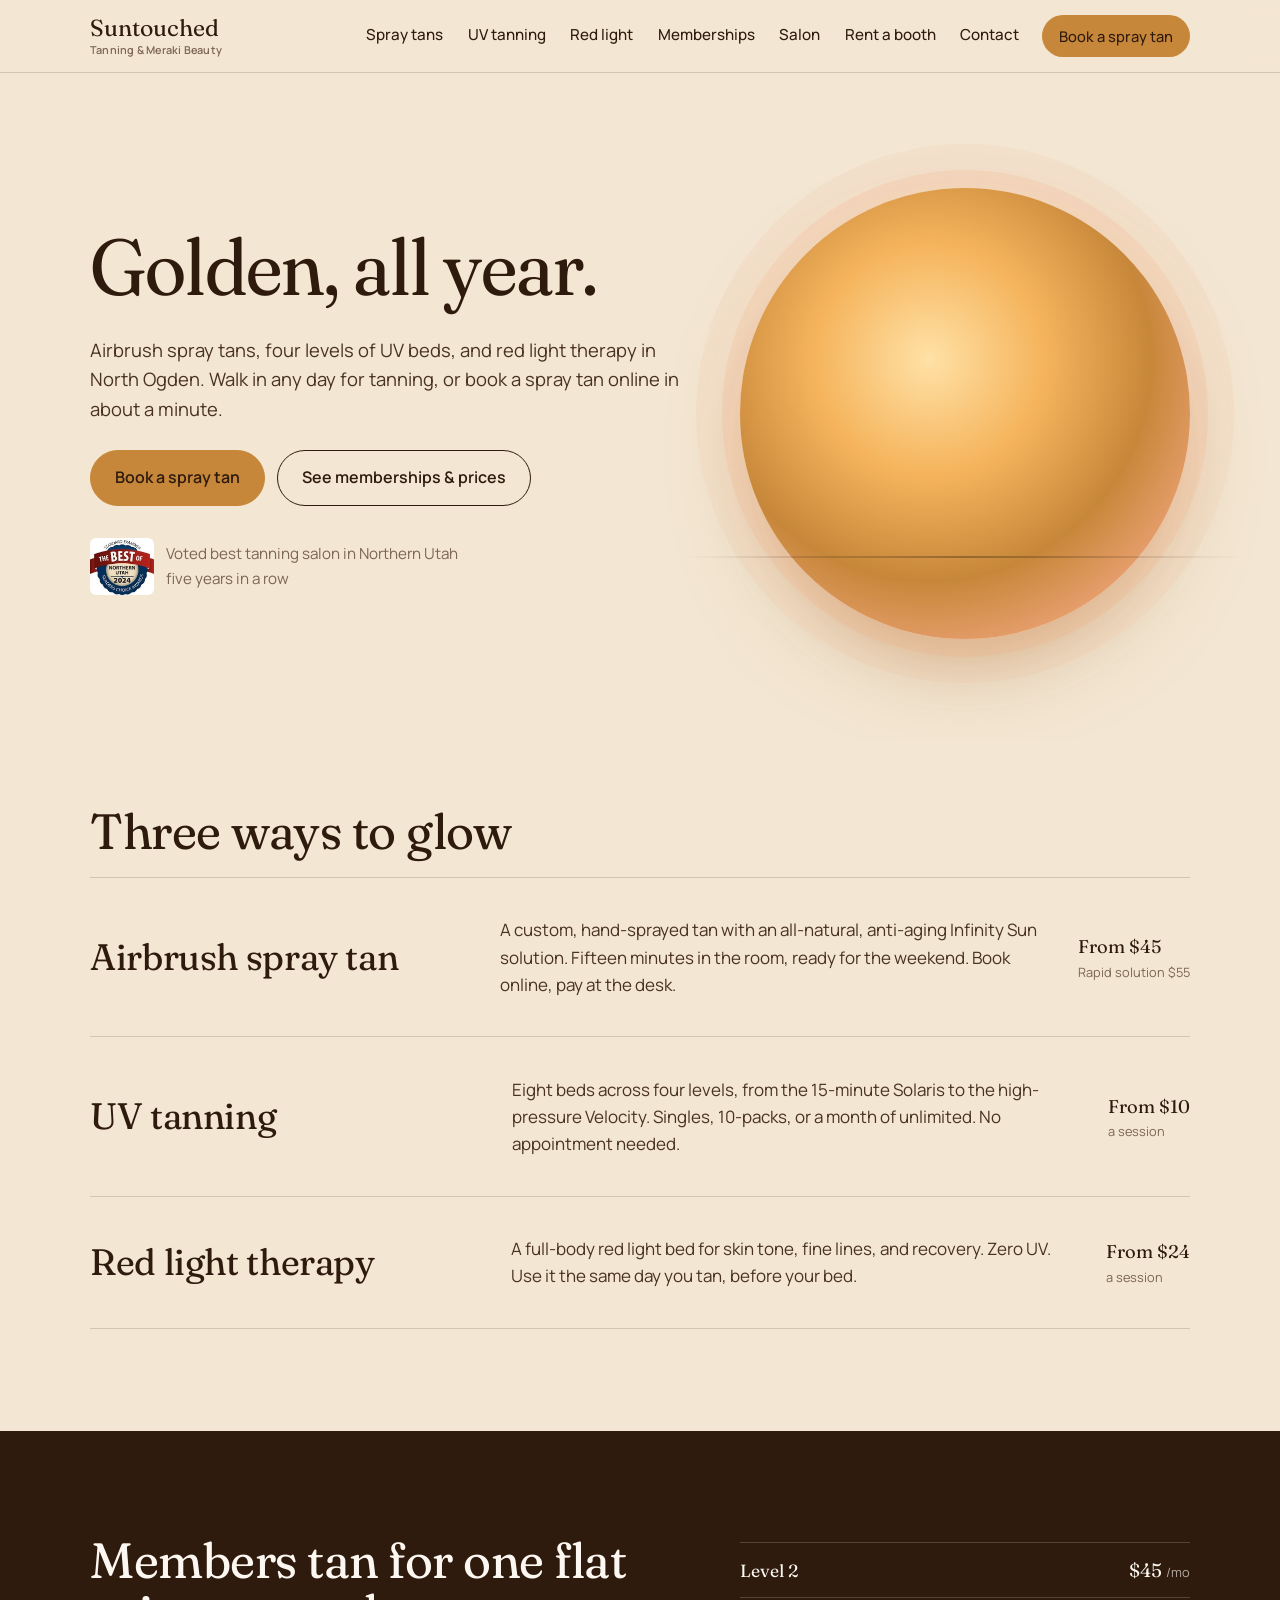
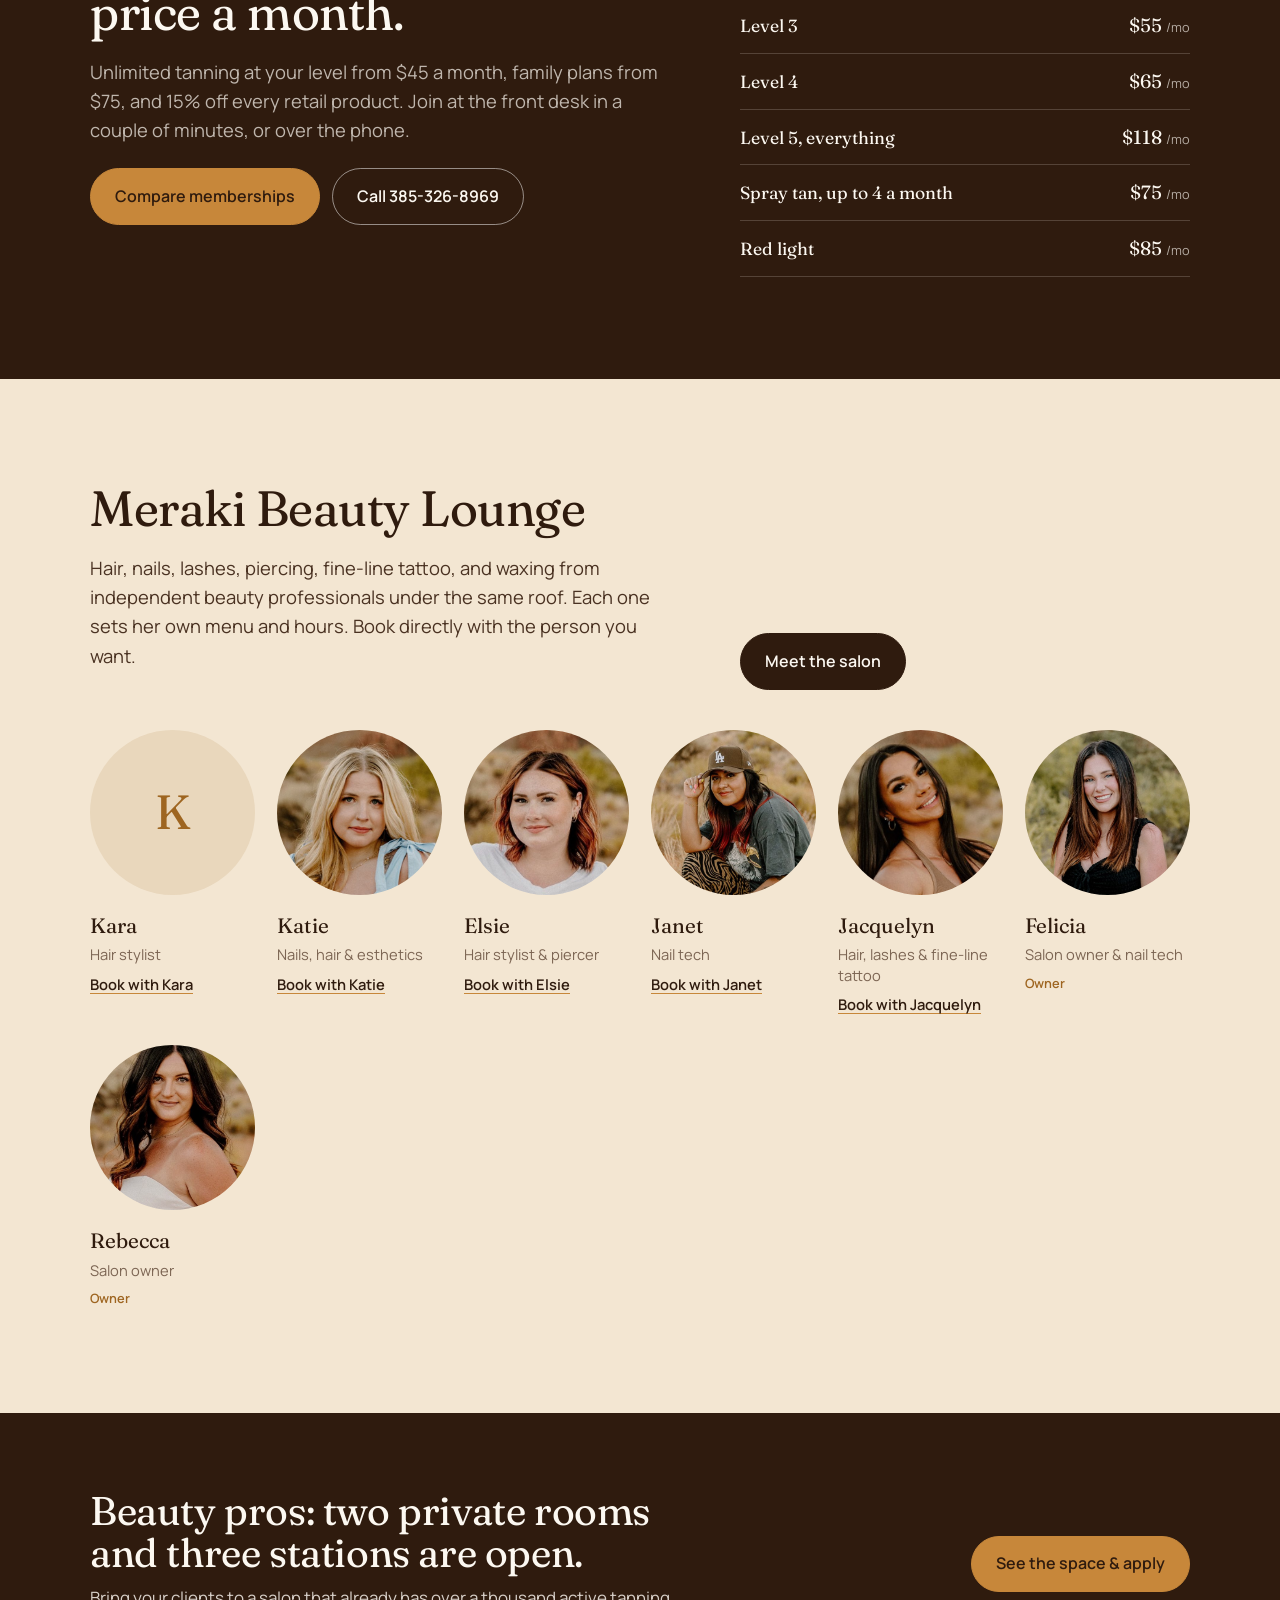
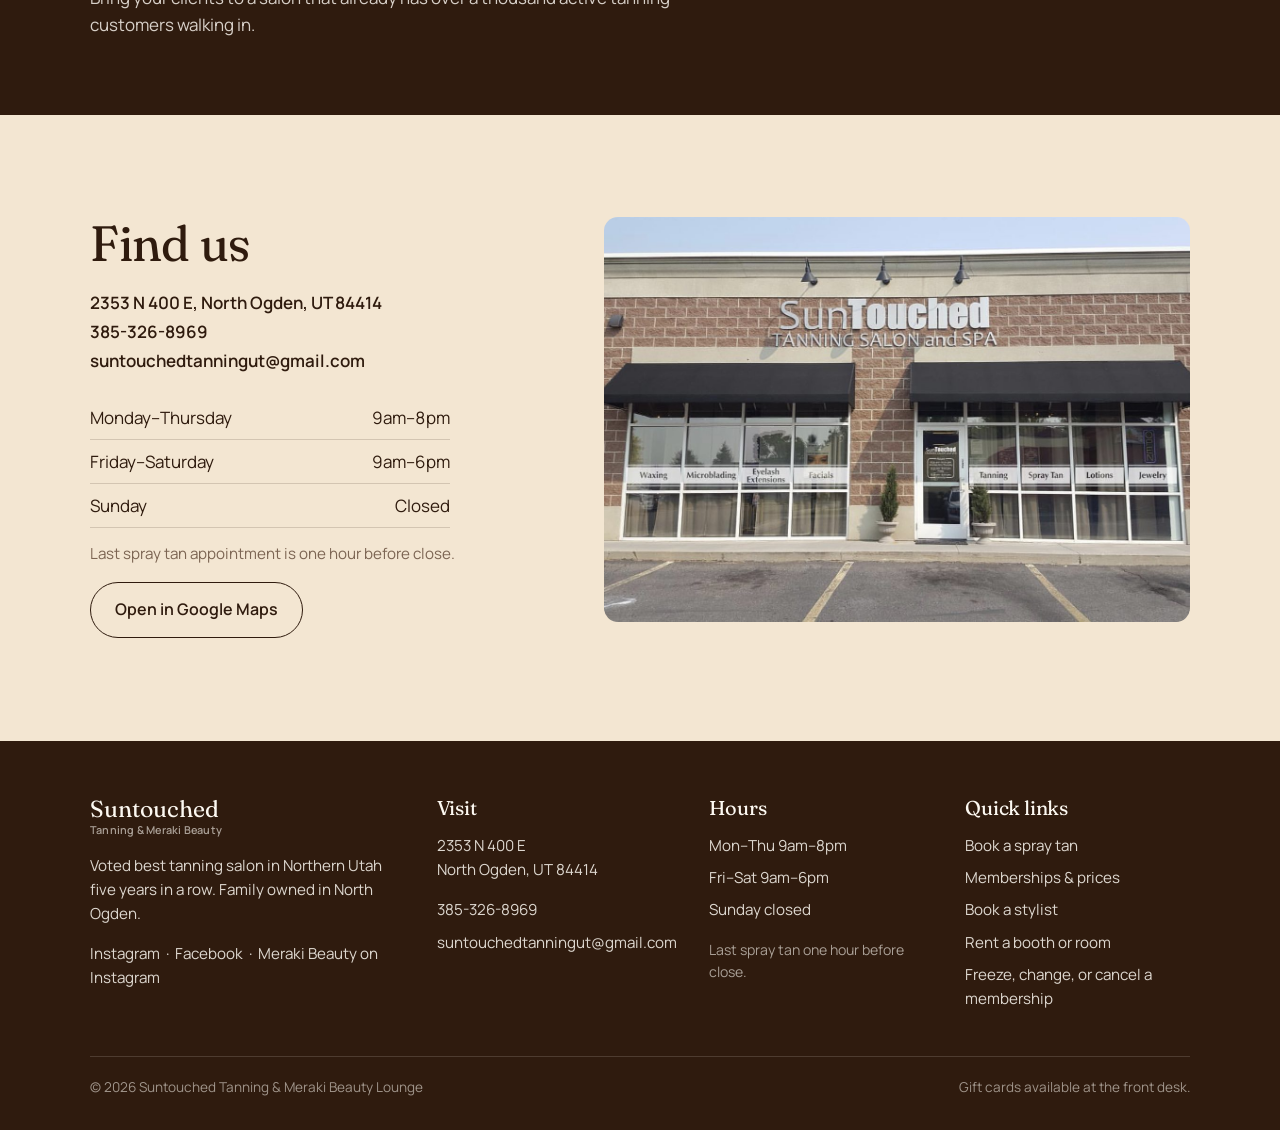
<file: index.html>
<!doctype html>
<html lang="en">
<head>
<meta charset="utf-8">
<meta name="viewport" content="width=device-width, initial-scale=1">
<title>Tanning salon in North Ogden | Suntouched Tanning & Meraki Beauty, North Ogden</title>
<meta name="description" content="Airbrush spray tans, UV tanning, red light therapy, and Meraki Beauty Lounge in North Ogden, Utah. Voted best tanning salon in Northern Utah five years running.">
<link rel="stylesheet" href="style.css">
</head>
<body>
<header class="site">
  <div class="wrap">
    <a class="brand" href="index.html">Suntouched<small>Tanning &amp; Meraki Beauty</small></a>
    <button class="menu-toggle" aria-expanded="false" aria-controls="nav" onclick="var n=document.getElementById('nav');n.classList.toggle('open');this.setAttribute('aria-expanded',n.classList.contains('open'))">Menu</button>
    <nav class="main" id="nav" aria-label="Main"><a href="spray-tans.html">Spray tans</a><a href="uv-tanning.html">UV tanning</a><a href="red-light.html">Red light</a><a href="memberships.html">Memberships</a><a href="salon.html">Salon</a><a href="rent-a-booth.html">Rent a booth</a><a href="contact.html">Contact</a><a class="btn amber" href="https://www.fresha.com/book-now/meraki-beauty-lounge-hi4yq9ui/services?lid=558943&eid=3165874&pId=522730" target="_blank" rel="noopener">Book a spray tan</a></nav>
  </div>
</header>
<main>

<section class="hero">
  <div class="wrap">
    <div>
      <h1>Golden, all year.</h1>
      <p class="lede">Airbrush spray tans, four levels of UV beds, and red light therapy in North Ogden. Walk in any day for tanning, or book a spray tan online in about a minute.</p>
      <div class="actions">
        <a class="btn amber" href="https://www.fresha.com/book-now/meraki-beauty-lounge-hi4yq9ui/services?lid=558943&eid=3165874&pId=522730" target="_blank" rel="noopener">Book a spray tan</a>
        <a class="btn ghost" href="memberships.html">See memberships &amp; prices</a>
      </div>
      <div class="award"><img src="assets/best-of-2024.jpg" alt="Standard-Examiner Best of Northern Utah 2024 Readers' Choice"><span>Voted best tanning salon in Northern Utah<br>five years in a row</span></div>
    </div>
    <div class="sun" role="img" aria-label="A rising sun"></div>
  </div>
</section>

<section class="tight">
  <div class="wrap">
    <h2>Three ways to glow</h2>
    <ul class="offers">
      <li>
        <h3><a href="spray-tans.html" style="text-decoration:none">Airbrush spray tan</a></h3>
        <p>A custom, hand-sprayed tan with an all-natural, anti-aging Infinity Sun solution. Fifteen minutes in the room, ready for the weekend. Book online, pay at the desk.</p>
        <div class="from">From $45 <span>Rapid solution $55</span></div>
      </li>
      <li>
        <h3><a href="uv-tanning.html" style="text-decoration:none">UV tanning</a></h3>
        <p>Eight beds across four levels, from the 15-minute Solaris to the high-pressure Velocity. Singles, 10-packs, or a month of unlimited. No appointment needed.</p>
        <div class="from">From $10 <span>a session</span></div>
      </li>
      <li>
        <h3><a href="red-light.html" style="text-decoration:none">Red light therapy</a></h3>
        <p>A full-body red light bed for skin tone, fine lines, and recovery. Zero UV. Use it the same day you tan, before your bed.</p>
        <div class="from">From $24 <span>a session</span></div>
      </li>
    </ul>
  </div>
</section>

<section class="dark">
  <div class="wrap split wide-left">
    <div>
      <h2>Members tan for one flat price a month.</h2>
      <p class="lede">Unlimited tanning at your level from $45 a month, family plans from $75, and 15% off every retail product. Join at the front desk in a couple of minutes, or over the phone.</p>
      <div class="actions" style="display:flex;gap:12px;flex-wrap:wrap;margin-top:1.4rem">
        <a class="btn amber" href="memberships.html">Compare memberships</a>
        <a class="btn ghost" href="tel:+13853268969">Call 385-326-8969</a>
      </div>
    </div>
    <ul class="menu compact" style="margin-top:8px">
      <li><span class="name">Level 2</span><span class="price">$45<small>/mo</small></span></li>
      <li><span class="name">Level 3</span><span class="price">$55<small>/mo</small></span></li>
      <li><span class="name">Level 4</span><span class="price">$65<small>/mo</small></span></li>
      <li><span class="name">Level 5, everything</span><span class="price">$118<small>/mo</small></span></li>
      <li><span class="name">Spray tan, up to 4 a month</span><span class="price">$75<small>/mo</small></span></li>
      <li><span class="name">Red light</span><span class="price">$85<small>/mo</small></span></li>
    </ul>
  </div>
</section>

<section>
  <div class="wrap">
    <div class="split wide-left" style="align-items:end;margin-bottom:40px">
      <div>
        <h2>Meraki Beauty Lounge</h2>
        <p class="lede">Hair, nails, lashes, piercing, fine-line tattoo, and waxing from independent beauty professionals under the same roof. Each one sets her own menu and hours. Book directly with the person you want.</p>
      </div>
      <p style="margin:0"><a class="btn" href="salon.html">Meet the salon</a></p>
    </div>
    <ul class="people" style="grid-template-columns:repeat(auto-fill,minmax(140px,1fr))">
      <li><div class="noface" aria-hidden="true">K</div><div class="n">Kara</div><div class="r">Hair stylist</div><a class="book" href="https://www.fresha.com/book-now/meraki-beauty-lounge-hi4yq9ui/services?lid=558943&eid=4830520&pId=522730&share=true" target="_blank" rel="noopener">Book with Kara</a></li>
      <li><img src="assets/katie.jpg" alt="Katie"><div class="n">Katie</div><div class="r">Nails, hair &amp; esthetics</div><a class="book" href="https://www.fresha.com/book-now/meraki-beauty-lounge-hi4yq9ui/services?lid=558943&eid=1597346&pId=522730" target="_blank" rel="noopener">Book with Katie</a></li>
      <li><img src="assets/elsie.jpg" alt="Elsie"><div class="n">Elsie</div><div class="r">Hair stylist &amp; piercer</div><a class="book" href="https://www.fresha.com/book-now/meraki-beauty-lounge-hi4yq9ui/services?lid=558943&eid=3168837&pId=522730" target="_blank" rel="noopener">Book with Elsie</a></li>
      <li><img src="assets/janet.jpg" alt="Janet"><div class="n">Janet</div><div class="r">Nail tech</div><a class="book" href="https://www.fresha.com/book-now/meraki-beauty-lounge-hi4yq9ui/services?lid=558943&eid=3168831&pId=522730" target="_blank" rel="noopener">Book with Janet</a></li>
      <li><img src="assets/jacquelyn.jpg" alt="Jacquelyn"><div class="n">Jacquelyn</div><div class="r">Hair, lashes &amp; fine-line tattoo</div><a class="book" href="https://www.fresha.com/book-now/meraki-beauty-lounge-hi4yq9ui/services?lid=558943&eid=2833850&pId=522730" target="_blank" rel="noopener">Book with Jacquelyn</a></li>
      <li><img src="assets/felicia.jpg" alt="Felicia"><div class="n">Felicia</div><div class="r">Salon owner &amp; nail tech</div><span class="owner">Owner</span></li>
      <li><img src="assets/rebecca.jpg" alt="Rebecca"><div class="n">Rebecca</div><div class="r">Salon owner</div><span class="owner">Owner</span></li>
    </ul>
  </div>
</section>

<section class="dark cta-band">
  <div class="wrap">
    <div>
      <h2>Beauty pros: two private rooms and three stations are open.</h2>
      <p style="margin:.6em 0 0">Bring your clients to a salon that already has over a thousand active tanning customers walking in.</p>
    </div>
    <a class="btn amber" href="rent-a-booth.html">See the space &amp; apply</a>
  </div>
</section>

<section>
  <div class="wrap split wide-right">
    <div>
      <h2>Find us</h2>
      <address class="contact-block">
        <a href="https://www.google.com/maps/search/?api=1&query=2353+N+400+E+North+Ogden+UT+84414" target="_blank" rel="noopener">2353 N 400 E, North Ogden, UT 84414</a><br>
        <a href="tel:+13853268969">385-326-8969</a><br>
        <a href="mailto:suntouchedtanningut@gmail.com">suntouchedtanningut@gmail.com</a>
      </address>
      <ul class="hours" style="margin-top:20px;max-width:360px">
        <li><span>Monday–Thursday</span><span>9am–8pm</span></li>
        <li><span>Friday–Saturday</span><span>9am–6pm</span></li>
        <li><span>Sunday</span><span>Closed</span></li>
      </ul>
      <p class="muted" style="margin-top:14px;font-size:.95rem">Last spray tan appointment is one hour before close.</p>
      <a class="btn ghost" href="https://www.google.com/maps/search/?api=1&query=2353+N+400+E+North+Ogden+UT+84414" target="_blank" rel="noopener">Open in Google Maps</a>
    </div>
    <div class="photo"><img src="assets/storefront.jpg" alt="The Suntouched Tanning Salon and Spa storefront in North Ogden"></div>
  </div>
</section>
</main>
<footer class="site">
  <div class="wrap">
    <div class="cols">
      <div>
        <a class="brand" href="index.html">Suntouched<small>Tanning &amp; Meraki Beauty</small></a>
        <p style="margin-top:18px;max-width:34ch">Voted best tanning salon in Northern Utah five years in a row. Family owned in North Ogden.</p>
        <p><a href="https://www.instagram.com/suntouchedsalon/" target="_blank" rel="noopener">Instagram</a> &nbsp;·&nbsp; <a href="https://www.facebook.com/suntouchedtanningsalonandspa" target="_blank" rel="noopener">Facebook</a> &nbsp;·&nbsp; <a href="https://www.instagram.com/meraki.beauty.loungeut" target="_blank" rel="noopener">Meraki Beauty on Instagram</a></p>
      </div>
      <div>
        <h4>Visit</h4>
        <ul>
          <li><a href="https://www.google.com/maps/search/?api=1&query=2353+N+400+E+North+Ogden+UT+84414" target="_blank" rel="noopener">2353 N 400 E<br>North Ogden, UT 84414</a></li>
          <li style="margin-top:8px"><a href="tel:+13853268969">385-326-8969</a></li>
          <li><a href="mailto:suntouchedtanningut@gmail.com">suntouchedtanningut@gmail.com</a></li>
        </ul>
      </div>
      <div>
        <h4>Hours</h4>
        <ul>
          <li>Mon–Thu 9am–8pm</li>
          <li>Fri–Sat 9am–6pm</li>
          <li>Sunday closed</li>
          <li style="margin-top:8px;color:rgba(252,248,241,.6);font-size:.88rem">Last spray tan one hour before close.</li>
        </ul>
      </div>
      <div>
        <h4>Quick links</h4>
        <ul>
          <li><a href="https://www.fresha.com/book-now/meraki-beauty-lounge-hi4yq9ui/services?lid=558943&eid=3165874&pId=522730" target="_blank" rel="noopener">Book a spray tan</a></li>
          <li><a href="memberships.html">Memberships &amp; prices</a></li>
          <li><a href="salon.html">Book a stylist</a></li>
          <li><a href="rent-a-booth.html">Rent a booth or room</a></li>
          <li><a href="membership-changes.html">Freeze, change, or cancel a membership</a></li>
        </ul>
      </div>
    </div>
    <div class="fine">
      <span>© 2026 Suntouched Tanning &amp; Meraki Beauty Lounge</span>
      <span>Gift cards available at the front desk.</span>
    </div>
  </div>
</footer>
<script>
document.querySelectorAll('form.f').forEach(function(f){
  f.addEventListener('submit',function(e){e.preventDefault();f.classList.add('sent');f.querySelector('.ok').scrollIntoView({behavior:'smooth',block:'center'});});
});
</script>
</body>
</html>
</file>
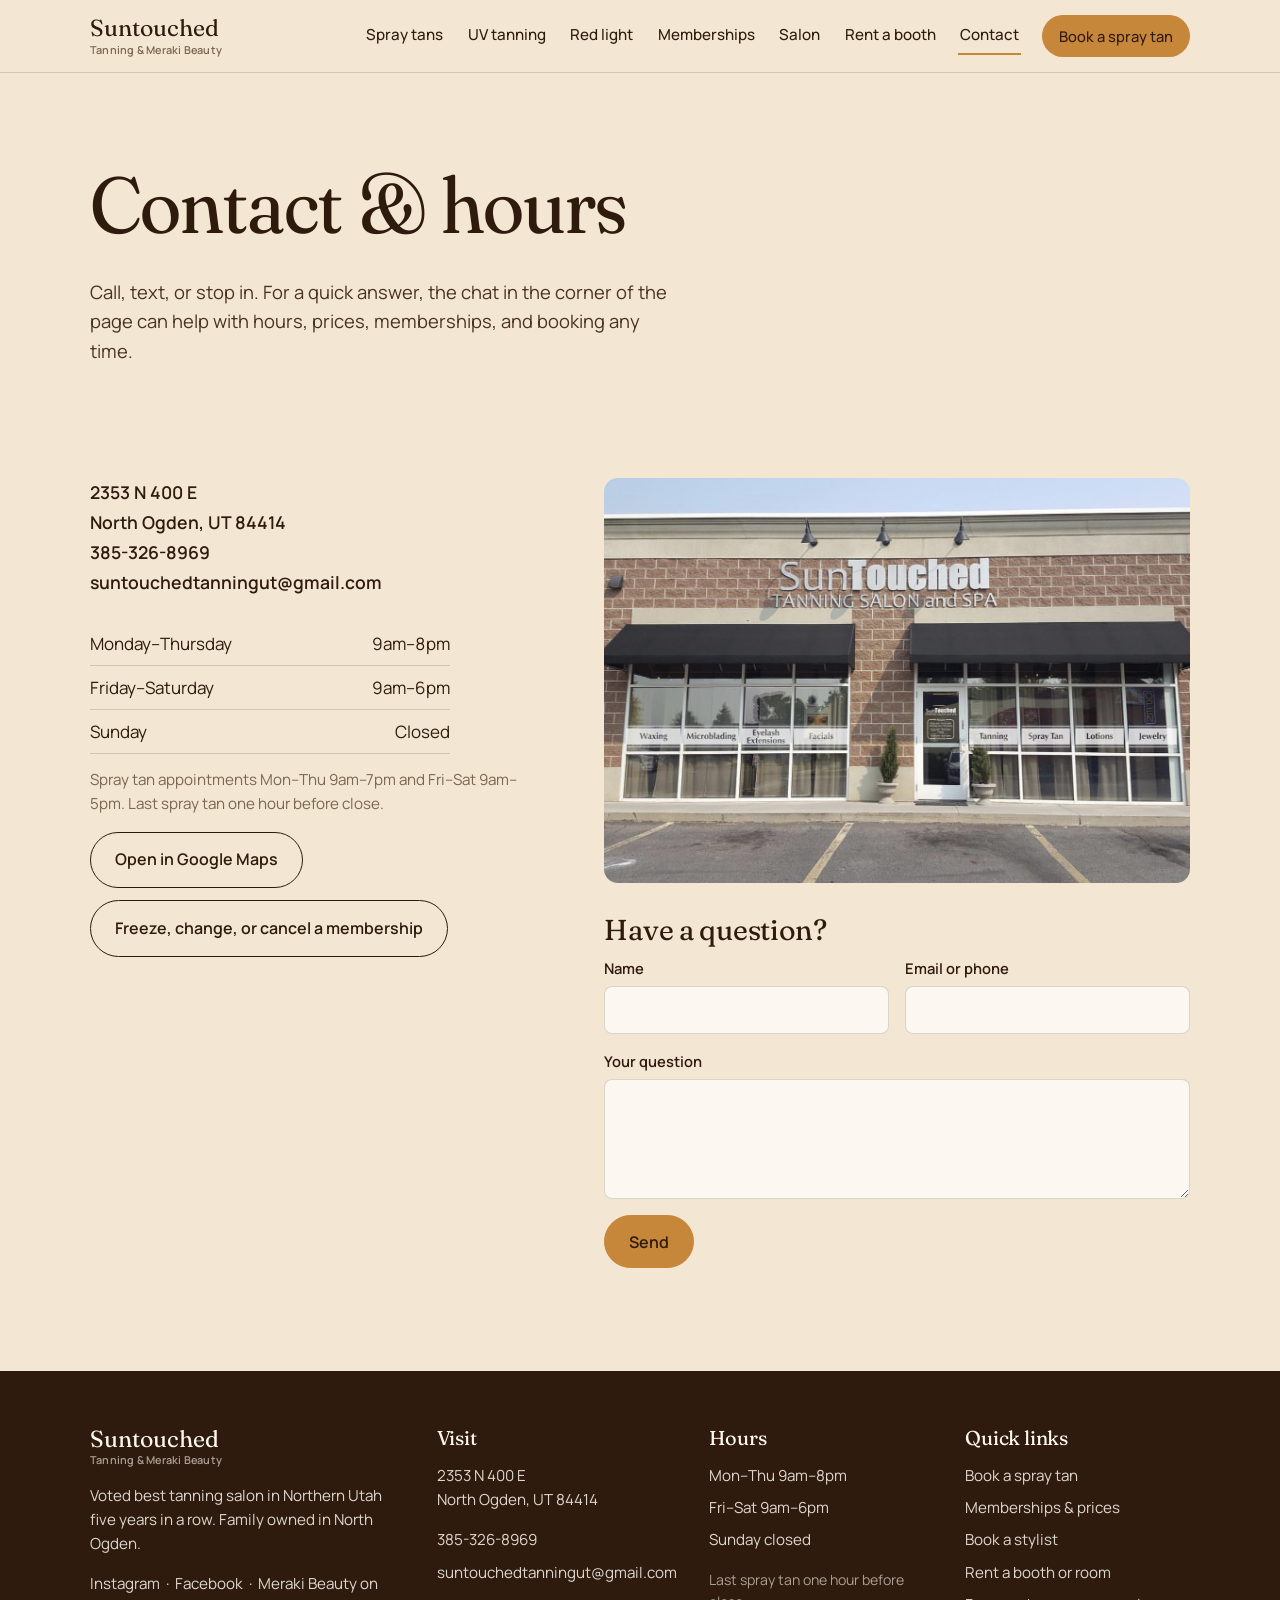
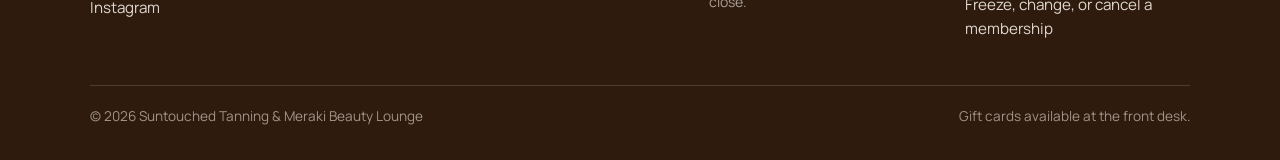
<file: contact.html>
<!doctype html>
<html lang="en">
<head>
<meta charset="utf-8">
<meta name="viewport" content="width=device-width, initial-scale=1">
<title>Contact & hours | Suntouched Tanning & Meraki Beauty, North Ogden</title>
<meta name="description" content="Suntouched Tanning & Meraki Beauty, 2353 N 400 E, North Ogden UT. Hours, phone, and directions.">
<link rel="stylesheet" href="style.css">
</head>
<body>
<header class="site">
  <div class="wrap">
    <a class="brand" href="./">Suntouched<small>Tanning &amp; Meraki Beauty</small></a>
    <button class="menu-toggle" aria-expanded="false" aria-controls="nav" onclick="var n=document.getElementById('nav');n.classList.toggle('open');this.setAttribute('aria-expanded',n.classList.contains('open'))">Menu</button>
    <nav class="main" id="nav" aria-label="Main"><a href="spray-tans.html">Spray tans</a><a href="uv-tanning.html">UV tanning</a><a href="red-light.html">Red light</a><a href="memberships.html">Memberships</a><a href="salon.html">Salon</a><a href="rent-a-booth.html">Rent a booth</a><a href="contact.html" aria-current="page">Contact</a><a class="btn amber" href="https://www.fresha.com/book-now/meraki-beauty-lounge-hi4yq9ui/services?lid=558943&eid=3165874&pId=522730" target="_blank" rel="noopener">Book a spray tan</a></nav>
  </div>
</header>
<main>

<section class="page-hero">
  <div class="wrap">
    <div>
      <h1>Contact &amp; hours</h1>
      <p class="lede">Call, text, or stop in. For a quick answer, the chat in the corner of the page can help with hours, prices, memberships, and booking any time.</p>
    </div>
  </div>
</section>

<section class="tight">
  <div class="wrap split wide-right">
    <div>
      <address class="contact-block" style="font-size:1.1rem">
        <a href="https://www.google.com/maps/search/?api=1&query=2353+N+400+E+North+Ogden+UT+84414" target="_blank" rel="noopener">2353 N 400 E<br>North Ogden, UT 84414</a><br>
        <a href="tel:+13853268969">385-326-8969</a><br>
        <a href="mailto:suntouchedtanningut@gmail.com">suntouchedtanningut@gmail.com</a>
      </address>
      <ul class="hours" style="margin-top:24px;max-width:360px">
        <li><span>Monday–Thursday</span><span>9am–8pm</span></li>
        <li><span>Friday–Saturday</span><span>9am–6pm</span></li>
        <li><span>Sunday</span><span>Closed</span></li>
      </ul>
      <p class="muted" style="margin-top:14px;font-size:.95rem">Spray tan appointments Mon–Thu 9am–7pm and Fri–Sat 9am–5pm. Last spray tan one hour before close.</p>
      <div style="display:flex;gap:12px;flex-wrap:wrap;margin-top:8px">
        <a class="btn ghost" href="https://www.google.com/maps/search/?api=1&query=2353+N+400+E+North+Ogden+UT+84414" target="_blank" rel="noopener">Open in Google Maps</a>
        <a class="btn ghost" href="membership-changes.html">Freeze, change, or cancel a membership</a>
      </div>
    </div>
    <div>
      <div class="photo" style="margin-bottom:32px"><img src="assets/storefront.jpg" alt="The Suntouched storefront"></div>
      <h2 style="font-size:1.8rem">Have a question?</h2>
      <form class="f" id="question">
        <div class="hide-on-sent" style="display:contents">
        <div class="row">
          <label>Name<input name="name" required autocomplete="name"></label>
          <label>Email or phone<input name="contact" required></label>
        </div>
        <label>Your question<textarea name="msg" required></textarea></label>
        <div><button class="btn amber" type="submit">Send</button></div>
        </div>
        <div class="ok"><strong>Sent.</strong> We'll get back to you within one business day.</div>
      </form>
    </div>
  </div>
</section>
</main>
<footer class="site">
  <div class="wrap">
    <div class="cols">
      <div>
        <a class="brand" href="./">Suntouched<small>Tanning &amp; Meraki Beauty</small></a>
        <p style="margin-top:18px;max-width:34ch">Voted best tanning salon in Northern Utah five years in a row. Family owned in North Ogden.</p>
        <p><a href="https://www.instagram.com/suntouchedsalon/" target="_blank" rel="noopener">Instagram</a> &nbsp;·&nbsp; <a href="https://www.facebook.com/suntouchedtanningsalonandspa" target="_blank" rel="noopener">Facebook</a> &nbsp;·&nbsp; <a href="https://www.instagram.com/meraki.beauty.loungeut" target="_blank" rel="noopener">Meraki Beauty on Instagram</a></p>
      </div>
      <div>
        <h4>Visit</h4>
        <ul>
          <li><a href="https://www.google.com/maps/search/?api=1&query=2353+N+400+E+North+Ogden+UT+84414" target="_blank" rel="noopener">2353 N 400 E<br>North Ogden, UT 84414</a></li>
          <li style="margin-top:8px"><a href="tel:+13853268969">385-326-8969</a></li>
          <li><a href="mailto:suntouchedtanningut@gmail.com">suntouchedtanningut@gmail.com</a></li>
        </ul>
      </div>
      <div>
        <h4>Hours</h4>
        <ul>
          <li>Mon–Thu 9am–8pm</li>
          <li>Fri–Sat 9am–6pm</li>
          <li>Sunday closed</li>
          <li style="margin-top:8px;color:rgba(252,248,241,.6);font-size:.88rem">Last spray tan one hour before close.</li>
        </ul>
      </div>
      <div>
        <h4>Quick links</h4>
        <ul>
          <li><a href="https://www.fresha.com/book-now/meraki-beauty-lounge-hi4yq9ui/services?lid=558943&eid=3165874&pId=522730" target="_blank" rel="noopener">Book a spray tan</a></li>
          <li><a href="memberships.html">Memberships &amp; prices</a></li>
          <li><a href="salon.html">Book a stylist</a></li>
          <li><a href="rent-a-booth.html">Rent a booth or room</a></li>
          <li><a href="membership-changes.html">Freeze, change, or cancel a membership</a></li>
        </ul>
      </div>
    </div>
    <div class="fine">
      <span>© 2026 Suntouched Tanning &amp; Meraki Beauty Lounge</span>
      <span>Gift cards available at the front desk.</span>
    </div>
  </div>
</footer>
<script>
document.querySelectorAll('form.f').forEach(function(f){
  f.addEventListener('submit',function(e){e.preventDefault();f.classList.add('sent');f.querySelector('.ok').scrollIntoView({behavior:'smooth',block:'center'});});
});
</script>
</body>
</html>
</file>
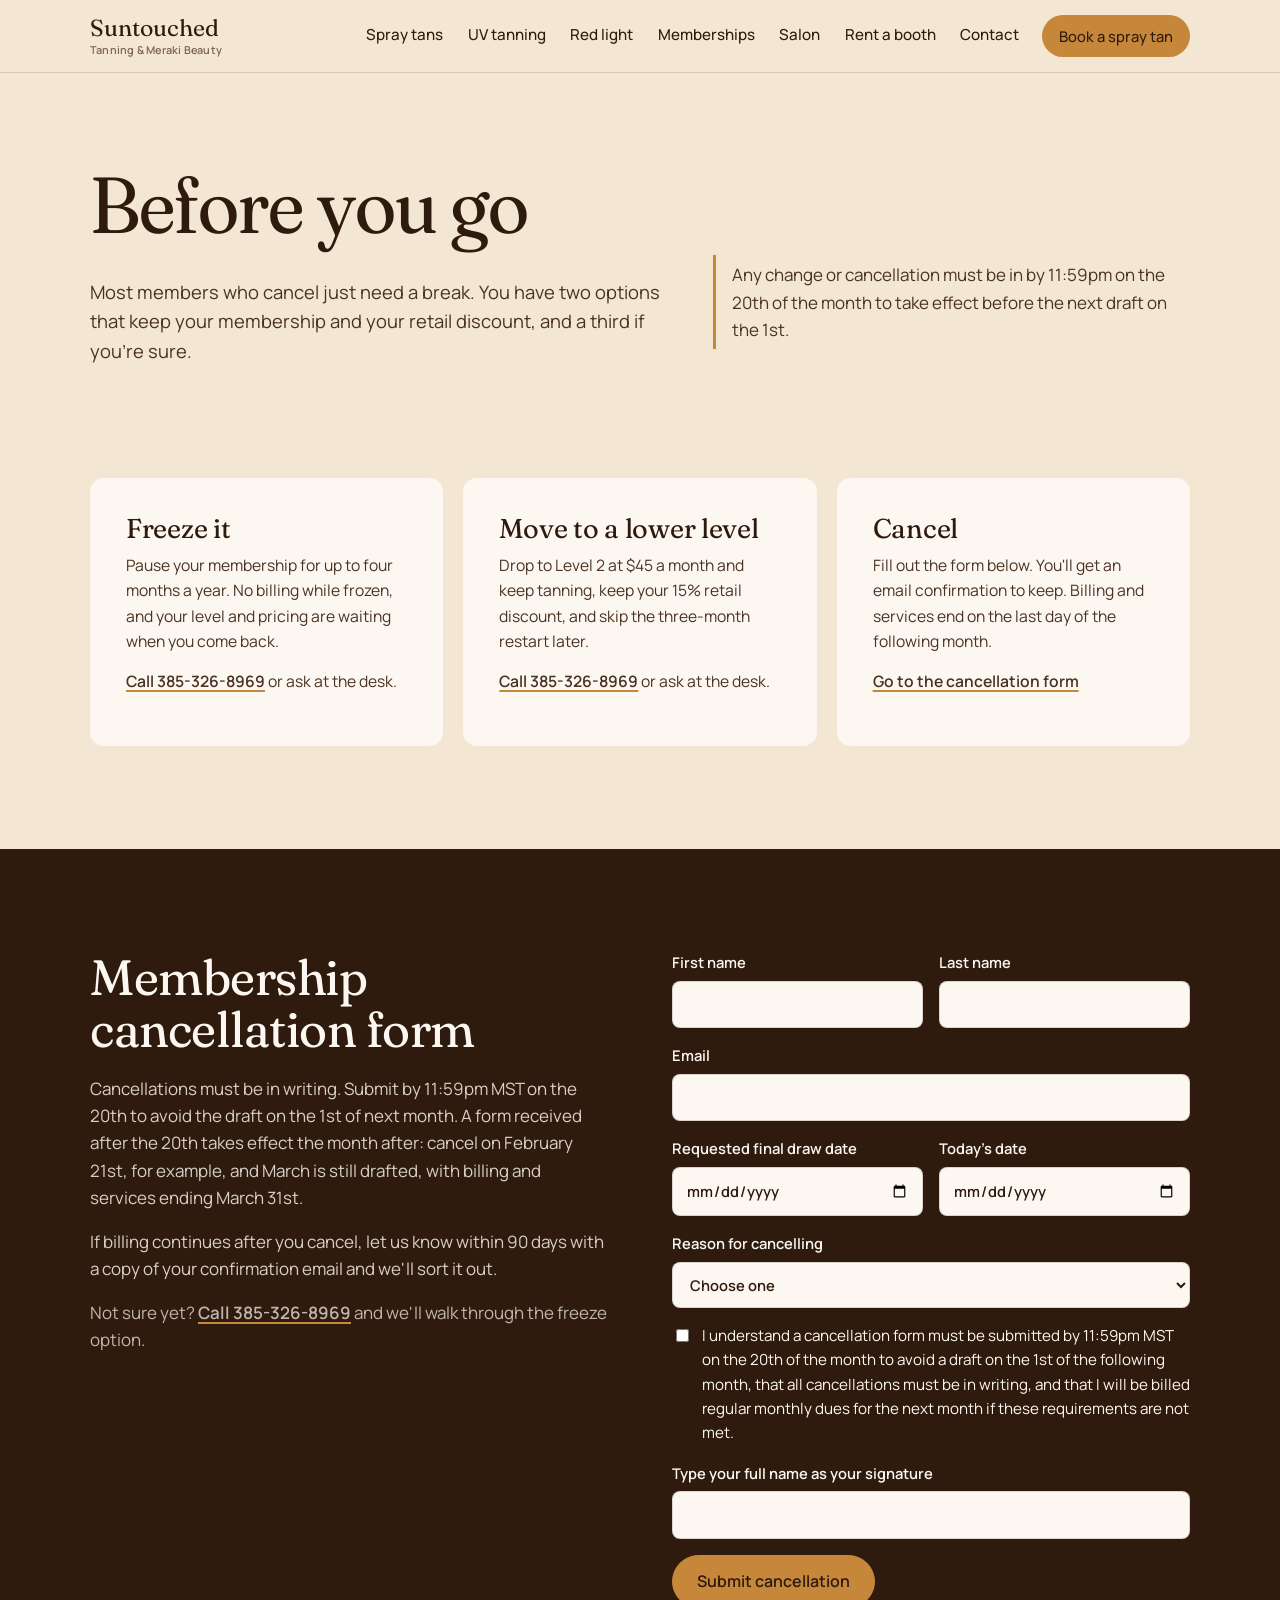
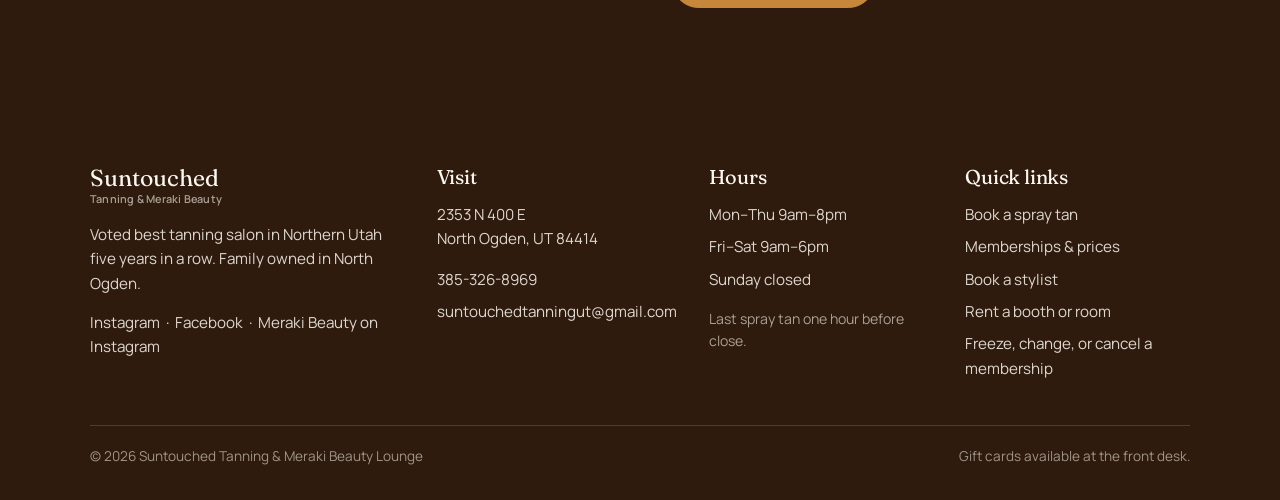
<file: membership-changes.html>
<!doctype html>
<html lang="en">
<head>
<meta charset="utf-8">
<meta name="viewport" content="width=device-width, initial-scale=1">
<title>Freeze, change, or cancel a membership | Suntouched Tanning & Meraki Beauty, North Ogden</title>
<meta name="description" content="Freeze your Suntouched membership for up to four months a year, move levels, or submit a written cancellation by the 20th.">
<link rel="stylesheet" href="style.css">
</head>
<body>
<header class="site">
  <div class="wrap">
    <a class="brand" href="./">Suntouched<small>Tanning &amp; Meraki Beauty</small></a>
    <button class="menu-toggle" aria-expanded="false" aria-controls="nav" onclick="var n=document.getElementById('nav');n.classList.toggle('open');this.setAttribute('aria-expanded',n.classList.contains('open'))">Menu</button>
    <nav class="main" id="nav" aria-label="Main"><a href="spray-tans.html">Spray tans</a><a href="uv-tanning.html">UV tanning</a><a href="red-light.html">Red light</a><a href="memberships.html">Memberships</a><a href="salon.html">Salon</a><a href="rent-a-booth.html">Rent a booth</a><a href="contact.html">Contact</a><a class="btn amber" href="https://www.fresha.com/book-now/meraki-beauty-lounge-hi4yq9ui/services?lid=558943&eid=3165874&pId=522730" target="_blank" rel="noopener">Book a spray tan</a></nav>
  </div>
</header>
<main>

<section class="page-hero">
  <div class="wrap">
    <div>
      <h1>Before you go</h1>
      <p class="lede">Most members who cancel just need a break. You have two options that keep your membership and your retail discount, and a third if you're sure.</p>
    </div>
    <p class="note">Any change or cancellation must be in by 11:59pm on the 20th of the month to take effect before the next draft on the 1st.</p>
  </div>
</section>

<section class="tight">
  <div class="wrap options">
    <div class="panel">
      <h3>Freeze it</h3>
      <p>Pause your membership for up to four months a year. No billing while frozen, and your level and pricing are waiting when you come back.</p>
      <p><a class="textlink" href="tel:+13853268969">Call 385-326-8969</a> or ask at the desk.</p>
    </div>
    <div class="panel">
      <h3>Move to a lower level</h3>
      <p>Drop to Level 2 at $45 a month and keep tanning, keep your 15% retail discount, and skip the three-month restart later.</p>
      <p><a class="textlink" href="tel:+13853268969">Call 385-326-8969</a> or ask at the desk.</p>
    </div>
    <div class="panel">
      <h3>Cancel</h3>
      <p>Fill out the form below. You'll get an email confirmation to keep. Billing and services end on the last day of the following month.</p>
      <p><a class="textlink" href="#cancel">Go to the cancellation form</a></p>
    </div>
  </div>
</section>

<section class="dark" id="cancel">
  <div class="wrap split">
    <div>
      <h2>Membership cancellation form</h2>
      <p>Cancellations must be in writing. Submit by 11:59pm MST on the 20th to avoid the draft on the 1st of next month. A form received after the 20th takes effect the month after: cancel on February 21st, for example, and March is still drafted, with billing and services ending March 31st.</p>
      <p>If billing continues after you cancel, let us know within 90 days with a copy of your confirmation email and we'll sort it out.</p>
      <p class="muted">Not sure yet? <a class="textlink" href="tel:+13853268969">Call 385-326-8969</a> and we'll walk through the freeze option.</p>
    </div>
    <form class="f" id="cancel-form">
      <div class="hide-on-sent" style="display:contents">
      <div class="row">
        <label>First name<input name="first" required autocomplete="given-name"></label>
        <label>Last name<input name="last" required autocomplete="family-name"></label>
      </div>
      <label>Email<input name="email" type="email" required autocomplete="email"></label>
      <div class="row">
        <label>Requested final draw date<input name="final" type="date" required></label>
        <label>Today's date<input name="today" type="date" required></label>
      </div>
      <label>Reason for cancelling<select name="reason" required><option value="">Choose one</option><option>Moving</option><option>Cost</option><option>Not using it enough</option><option>Season is over</option><option>Other</option></select></label>
      <label class="check"><input type="checkbox" required><span>I understand a cancellation form must be submitted by 11:59pm MST on the 20th of the month to avoid a draft on the 1st of the following month, that all cancellations must be in writing, and that I will be billed regular monthly dues for the next month if these requirements are not met.</span></label>
      <label>Type your full name as your signature<input name="sig" required></label>
      <div><button class="btn amber" type="submit">Submit cancellation</button></div>
      </div>
      <div class="ok"><strong>Cancellation received.</strong> A confirmation email is on its way. Keep it for your records.</div>
    </form>
  </div>
</section>
</main>
<footer class="site">
  <div class="wrap">
    <div class="cols">
      <div>
        <a class="brand" href="./">Suntouched<small>Tanning &amp; Meraki Beauty</small></a>
        <p style="margin-top:18px;max-width:34ch">Voted best tanning salon in Northern Utah five years in a row. Family owned in North Ogden.</p>
        <p><a href="https://www.instagram.com/suntouchedsalon/" target="_blank" rel="noopener">Instagram</a> &nbsp;·&nbsp; <a href="https://www.facebook.com/suntouchedtanningsalonandspa" target="_blank" rel="noopener">Facebook</a> &nbsp;·&nbsp; <a href="https://www.instagram.com/meraki.beauty.loungeut" target="_blank" rel="noopener">Meraki Beauty on Instagram</a></p>
      </div>
      <div>
        <h4>Visit</h4>
        <ul>
          <li><a href="https://www.google.com/maps/search/?api=1&query=2353+N+400+E+North+Ogden+UT+84414" target="_blank" rel="noopener">2353 N 400 E<br>North Ogden, UT 84414</a></li>
          <li style="margin-top:8px"><a href="tel:+13853268969">385-326-8969</a></li>
          <li><a href="mailto:suntouchedtanningut@gmail.com">suntouchedtanningut@gmail.com</a></li>
        </ul>
      </div>
      <div>
        <h4>Hours</h4>
        <ul>
          <li>Mon–Thu 9am–8pm</li>
          <li>Fri–Sat 9am–6pm</li>
          <li>Sunday closed</li>
          <li style="margin-top:8px;color:rgba(252,248,241,.6);font-size:.88rem">Last spray tan one hour before close.</li>
        </ul>
      </div>
      <div>
        <h4>Quick links</h4>
        <ul>
          <li><a href="https://www.fresha.com/book-now/meraki-beauty-lounge-hi4yq9ui/services?lid=558943&eid=3165874&pId=522730" target="_blank" rel="noopener">Book a spray tan</a></li>
          <li><a href="memberships.html">Memberships &amp; prices</a></li>
          <li><a href="salon.html">Book a stylist</a></li>
          <li><a href="rent-a-booth.html">Rent a booth or room</a></li>
          <li><a href="membership-changes.html">Freeze, change, or cancel a membership</a></li>
        </ul>
      </div>
    </div>
    <div class="fine">
      <span>© 2026 Suntouched Tanning &amp; Meraki Beauty Lounge</span>
      <span>Gift cards available at the front desk.</span>
    </div>
  </div>
</footer>
<script>
document.querySelectorAll('form.f').forEach(function(f){
  f.addEventListener('submit',function(e){e.preventDefault();f.classList.add('sent');f.querySelector('.ok').scrollIntoView({behavior:'smooth',block:'center'});});
});
</script>
</body>
</html>
</file>
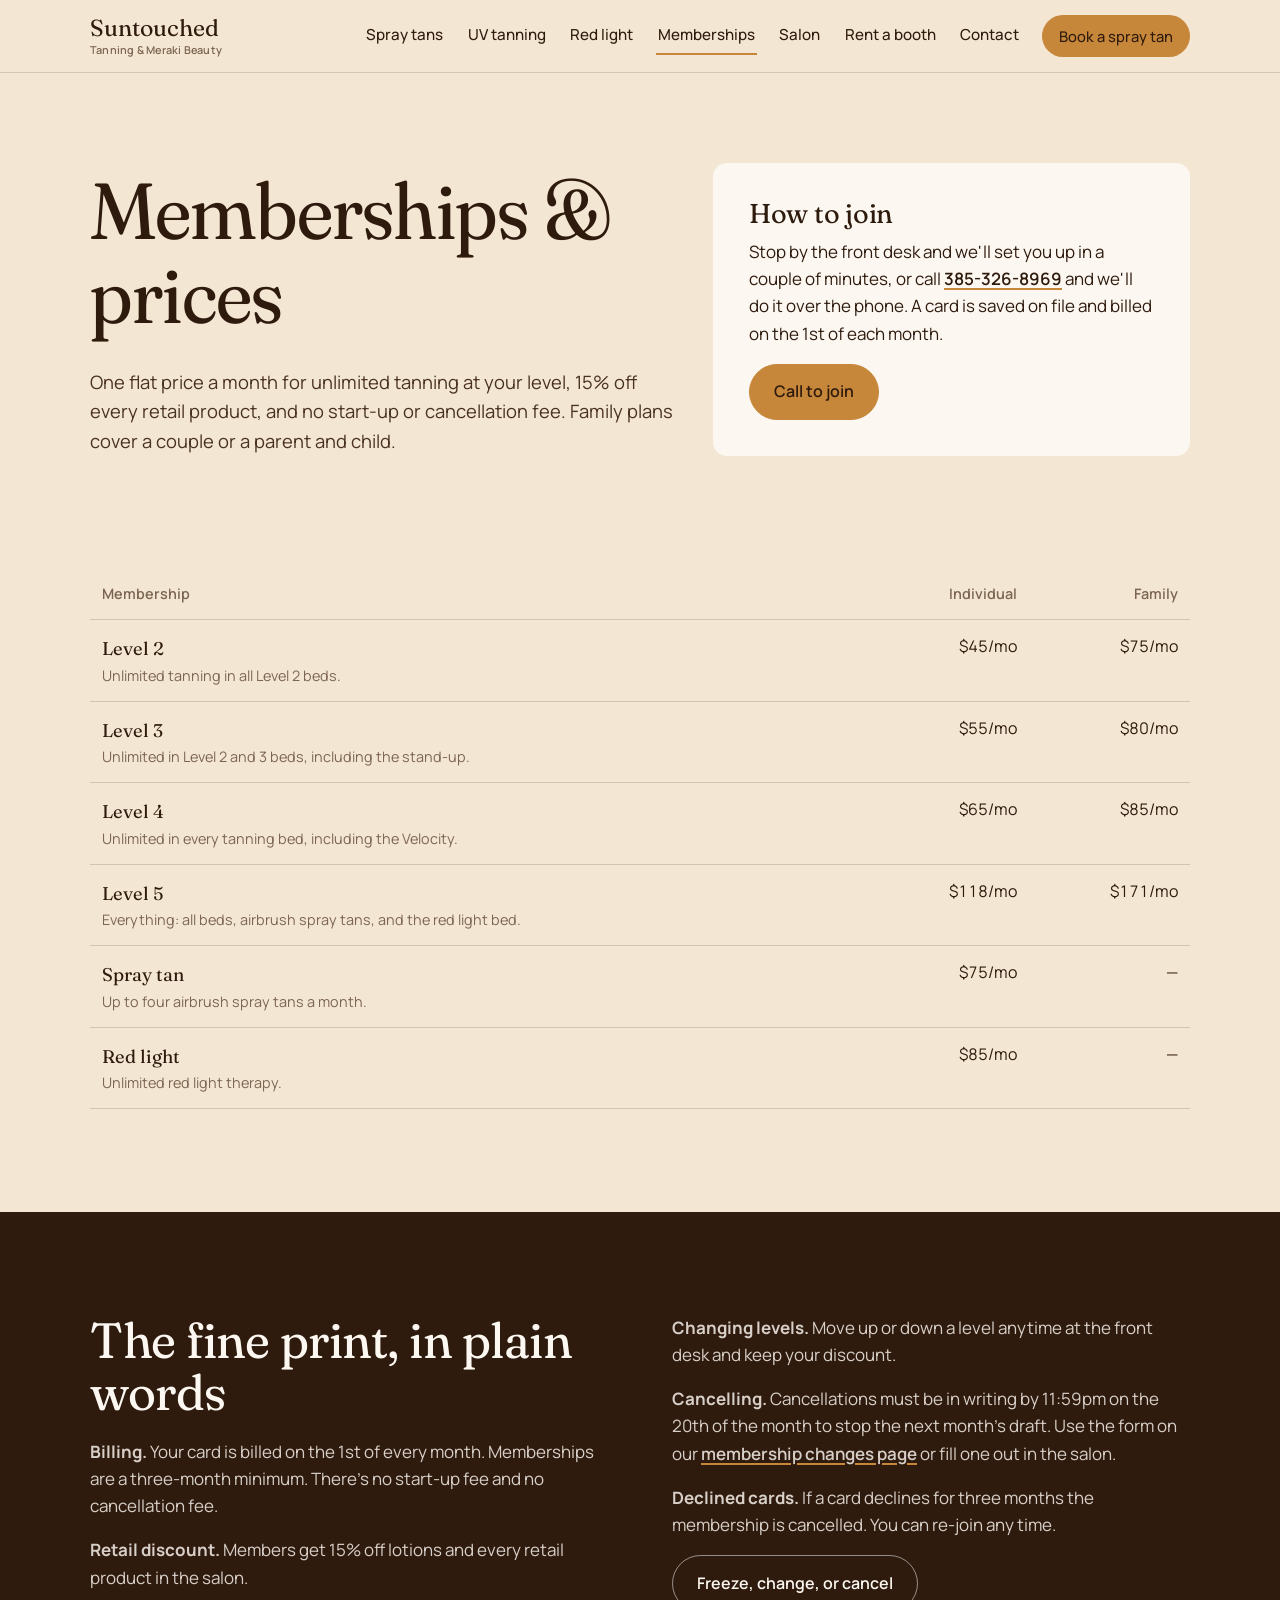
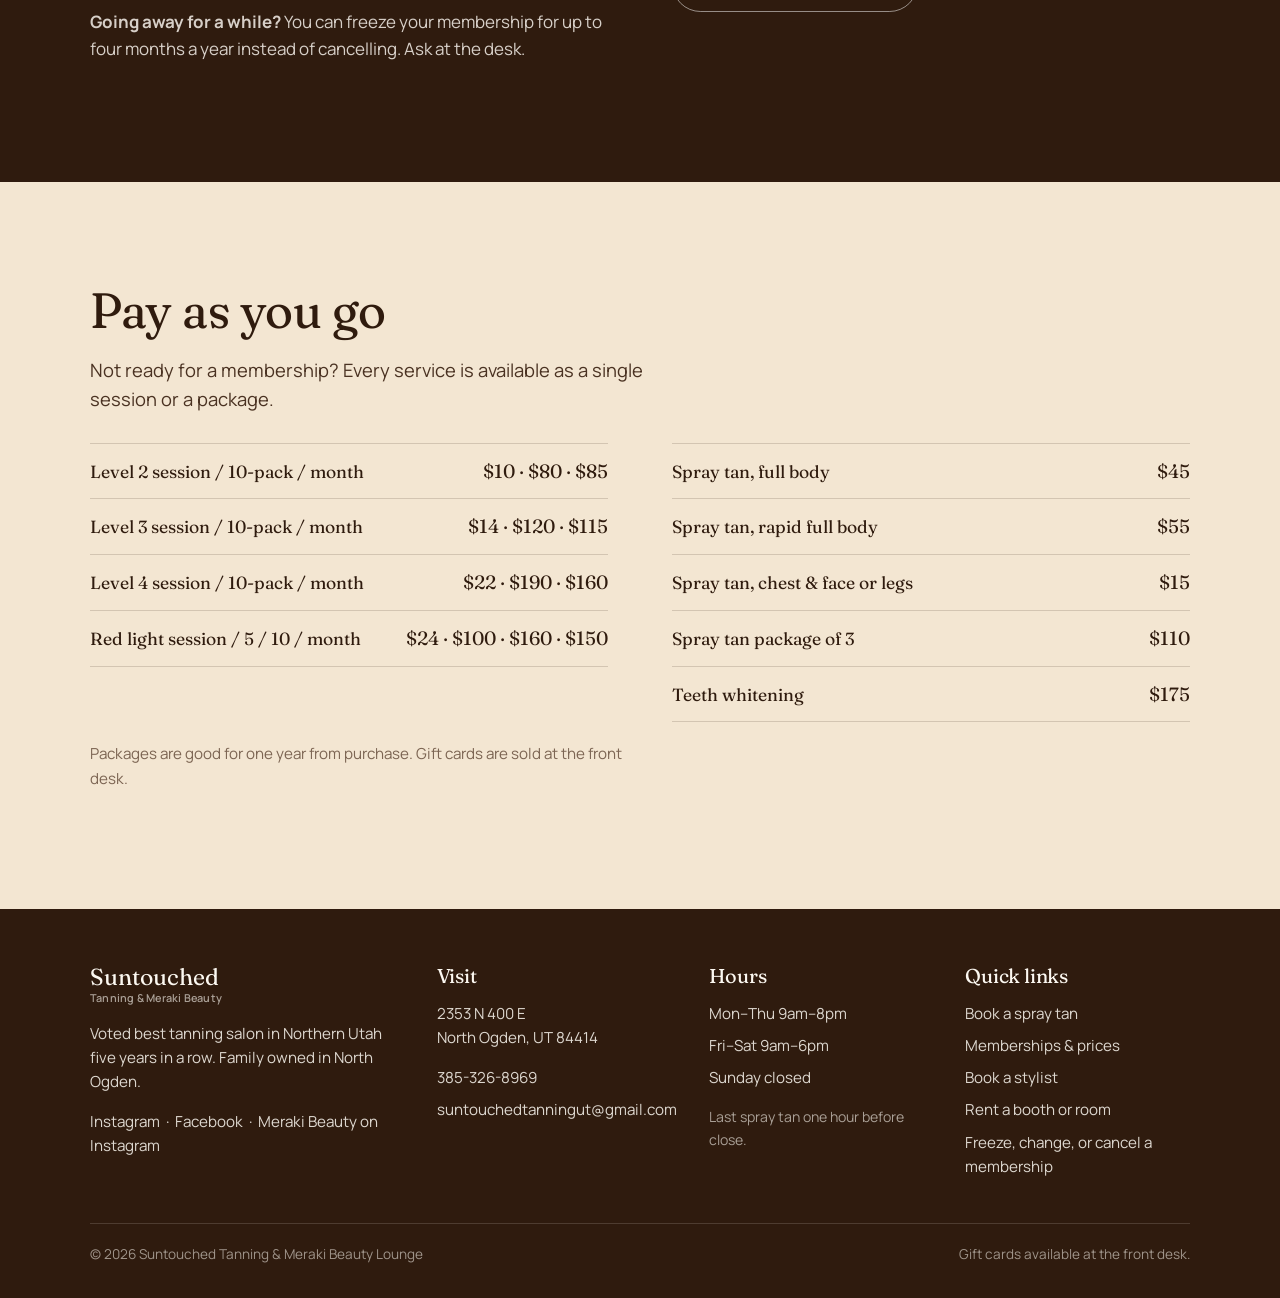
<file: memberships.html>
<!doctype html>
<html lang="en">
<head>
<meta charset="utf-8">
<meta name="viewport" content="width=device-width, initial-scale=1">
<title>Memberships & prices | Suntouched Tanning & Meraki Beauty, North Ogden</title>
<meta name="description" content="Unlimited tanning memberships from $45 a month, family plans, spray tan and red light memberships. Join at the front desk or by phone.">
<link rel="stylesheet" href="style.css">
</head>
<body>
<header class="site">
  <div class="wrap">
    <a class="brand" href="./">Suntouched<small>Tanning &amp; Meraki Beauty</small></a>
    <button class="menu-toggle" aria-expanded="false" aria-controls="nav" onclick="var n=document.getElementById('nav');n.classList.toggle('open');this.setAttribute('aria-expanded',n.classList.contains('open'))">Menu</button>
    <nav class="main" id="nav" aria-label="Main"><a href="spray-tans.html">Spray tans</a><a href="uv-tanning.html">UV tanning</a><a href="red-light.html">Red light</a><a href="memberships.html" aria-current="page">Memberships</a><a href="salon.html">Salon</a><a href="rent-a-booth.html">Rent a booth</a><a href="contact.html">Contact</a><a class="btn amber" href="https://www.fresha.com/book-now/meraki-beauty-lounge-hi4yq9ui/services?lid=558943&eid=3165874&pId=522730" target="_blank" rel="noopener">Book a spray tan</a></nav>
  </div>
</header>
<main>

<section class="page-hero">
  <div class="wrap">
    <div>
      <h1>Memberships &amp; prices</h1>
      <p class="lede">One flat price a month for unlimited tanning at your level, 15% off every retail product, and no start-up or cancellation fee. Family plans cover a couple or a parent and child.</p>
    </div>
    <div class="panel">
      <h3>How to join</h3>
      <p>Stop by the front desk and we'll set you up in a couple of minutes, or call <a class="textlink" href="tel:+13853268969">385-326-8969</a> and we'll do it over the phone. A card is saved on file and billed on the 1st of each month.</p>
      <a class="btn amber" href="tel:+13853268969">Call to join</a>
    </div>
  </div>
</section>

<section class="tight">
  <div class="wrap tablewrap">
    <table class="prices">
      <thead><tr><th>Membership</th><th>Individual</th><th>Family</th></tr></thead>
      <tbody>
        <tr><td>Level 2<span class="sub">Unlimited tanning in all Level 2 beds.</span></td><td>$45/mo</td><td>$75/mo</td></tr>
        <tr><td>Level 3<span class="sub">Unlimited in Level 2 and 3 beds, including the stand-up.</span></td><td>$55/mo</td><td>$80/mo</td></tr>
        <tr><td>Level 4<span class="sub">Unlimited in every tanning bed, including the Velocity.</span></td><td>$65/mo</td><td>$85/mo</td></tr>
        <tr><td>Level 5<span class="sub">Everything: all beds, airbrush spray tans, and the red light bed.</span></td><td>$118/mo</td><td>$171/mo</td></tr>
        <tr><td>Spray tan<span class="sub">Up to four airbrush spray tans a month.</span></td><td>$75/mo</td><td>—</td></tr>
        <tr><td>Red light<span class="sub">Unlimited red light therapy.</span></td><td>$85/mo</td><td>—</td></tr>
      </tbody>
    </table>
  </div>
</section>

<section class="dark">
  <div class="wrap split">
    <div>
      <h2>The fine print, in plain words</h2>
      <p><strong>Billing.</strong> Your card is billed on the 1st of every month. Memberships are a three-month minimum. There's no start-up fee and no cancellation fee.</p>
      <p><strong>Retail discount.</strong> Members get 15% off lotions and every retail product in the salon.</p>
      <p><strong>Going away for a while?</strong> You can freeze your membership for up to four months a year instead of cancelling. Ask at the desk.</p>
    </div>
    <div>
      <p><strong>Changing levels.</strong> Move up or down a level anytime at the front desk and keep your discount.</p>
      <p><strong>Cancelling.</strong> Cancellations must be in writing by 11:59pm on the 20th of the month to stop the next month's draft. Use the form on our <a class="textlink" href="membership-changes.html">membership changes page</a> or fill one out in the salon.</p>
      <p><strong>Declined cards.</strong> If a card declines for three months the membership is cancelled. You can re-join any time.</p>
      <a class="btn ghost" href="membership-changes.html">Freeze, change, or cancel</a>
    </div>
  </div>
</section>

<section>
  <div class="wrap">
    <h2>Pay as you go</h2>
    <p class="lede">Not ready for a membership? Every service is available as a single session or a package.</p>
    <div class="split" style="margin-top:28px">
      <ul class="menu compact">
        <li><span class="name">Level 2 session / 10-pack / month</span><span class="price">$10 · $80 · $85</span></li>
        <li><span class="name">Level 3 session / 10-pack / month</span><span class="price">$14 · $120 · $115</span></li>
        <li><span class="name">Level 4 session / 10-pack / month</span><span class="price">$22 · $190 · $160</span></li>
        <li><span class="name">Red light session / 5 / 10 / month</span><span class="price">$24 · $100 · $160 · $150</span></li>
      </ul>
      <ul class="menu compact">
        <li><span class="name">Spray tan, full body</span><span class="price">$45</span></li>
        <li><span class="name">Spray tan, rapid full body</span><span class="price">$55</span></li>
        <li><span class="name">Spray tan, chest &amp; face or legs</span><span class="price">$15</span></li>
        <li><span class="name">Spray tan package of 3</span><span class="price">$110</span></li>
        <li><span class="name">Teeth whitening</span><span class="price">$175</span></li>
      </ul>
    </div>
    <p class="muted" style="margin-top:20px;font-size:.95rem">Packages are good for one year from purchase. Gift cards are sold at the front desk.</p>
  </div>
</section>
</main>
<footer class="site">
  <div class="wrap">
    <div class="cols">
      <div>
        <a class="brand" href="./">Suntouched<small>Tanning &amp; Meraki Beauty</small></a>
        <p style="margin-top:18px;max-width:34ch">Voted best tanning salon in Northern Utah five years in a row. Family owned in North Ogden.</p>
        <p><a href="https://www.instagram.com/suntouchedsalon/" target="_blank" rel="noopener">Instagram</a> &nbsp;·&nbsp; <a href="https://www.facebook.com/suntouchedtanningsalonandspa" target="_blank" rel="noopener">Facebook</a> &nbsp;·&nbsp; <a href="https://www.instagram.com/meraki.beauty.loungeut" target="_blank" rel="noopener">Meraki Beauty on Instagram</a></p>
      </div>
      <div>
        <h4>Visit</h4>
        <ul>
          <li><a href="https://www.google.com/maps/search/?api=1&query=2353+N+400+E+North+Ogden+UT+84414" target="_blank" rel="noopener">2353 N 400 E<br>North Ogden, UT 84414</a></li>
          <li style="margin-top:8px"><a href="tel:+13853268969">385-326-8969</a></li>
          <li><a href="mailto:suntouchedtanningut@gmail.com">suntouchedtanningut@gmail.com</a></li>
        </ul>
      </div>
      <div>
        <h4>Hours</h4>
        <ul>
          <li>Mon–Thu 9am–8pm</li>
          <li>Fri–Sat 9am–6pm</li>
          <li>Sunday closed</li>
          <li style="margin-top:8px;color:rgba(252,248,241,.6);font-size:.88rem">Last spray tan one hour before close.</li>
        </ul>
      </div>
      <div>
        <h4>Quick links</h4>
        <ul>
          <li><a href="https://www.fresha.com/book-now/meraki-beauty-lounge-hi4yq9ui/services?lid=558943&eid=3165874&pId=522730" target="_blank" rel="noopener">Book a spray tan</a></li>
          <li><a href="memberships.html">Memberships &amp; prices</a></li>
          <li><a href="salon.html">Book a stylist</a></li>
          <li><a href="rent-a-booth.html">Rent a booth or room</a></li>
          <li><a href="membership-changes.html">Freeze, change, or cancel a membership</a></li>
        </ul>
      </div>
    </div>
    <div class="fine">
      <span>© 2026 Suntouched Tanning &amp; Meraki Beauty Lounge</span>
      <span>Gift cards available at the front desk.</span>
    </div>
  </div>
</footer>
<script>
document.querySelectorAll('form.f').forEach(function(f){
  f.addEventListener('submit',function(e){e.preventDefault();f.classList.add('sent');f.querySelector('.ok').scrollIntoView({behavior:'smooth',block:'center'});});
});
</script>
</body>
</html>
</file>
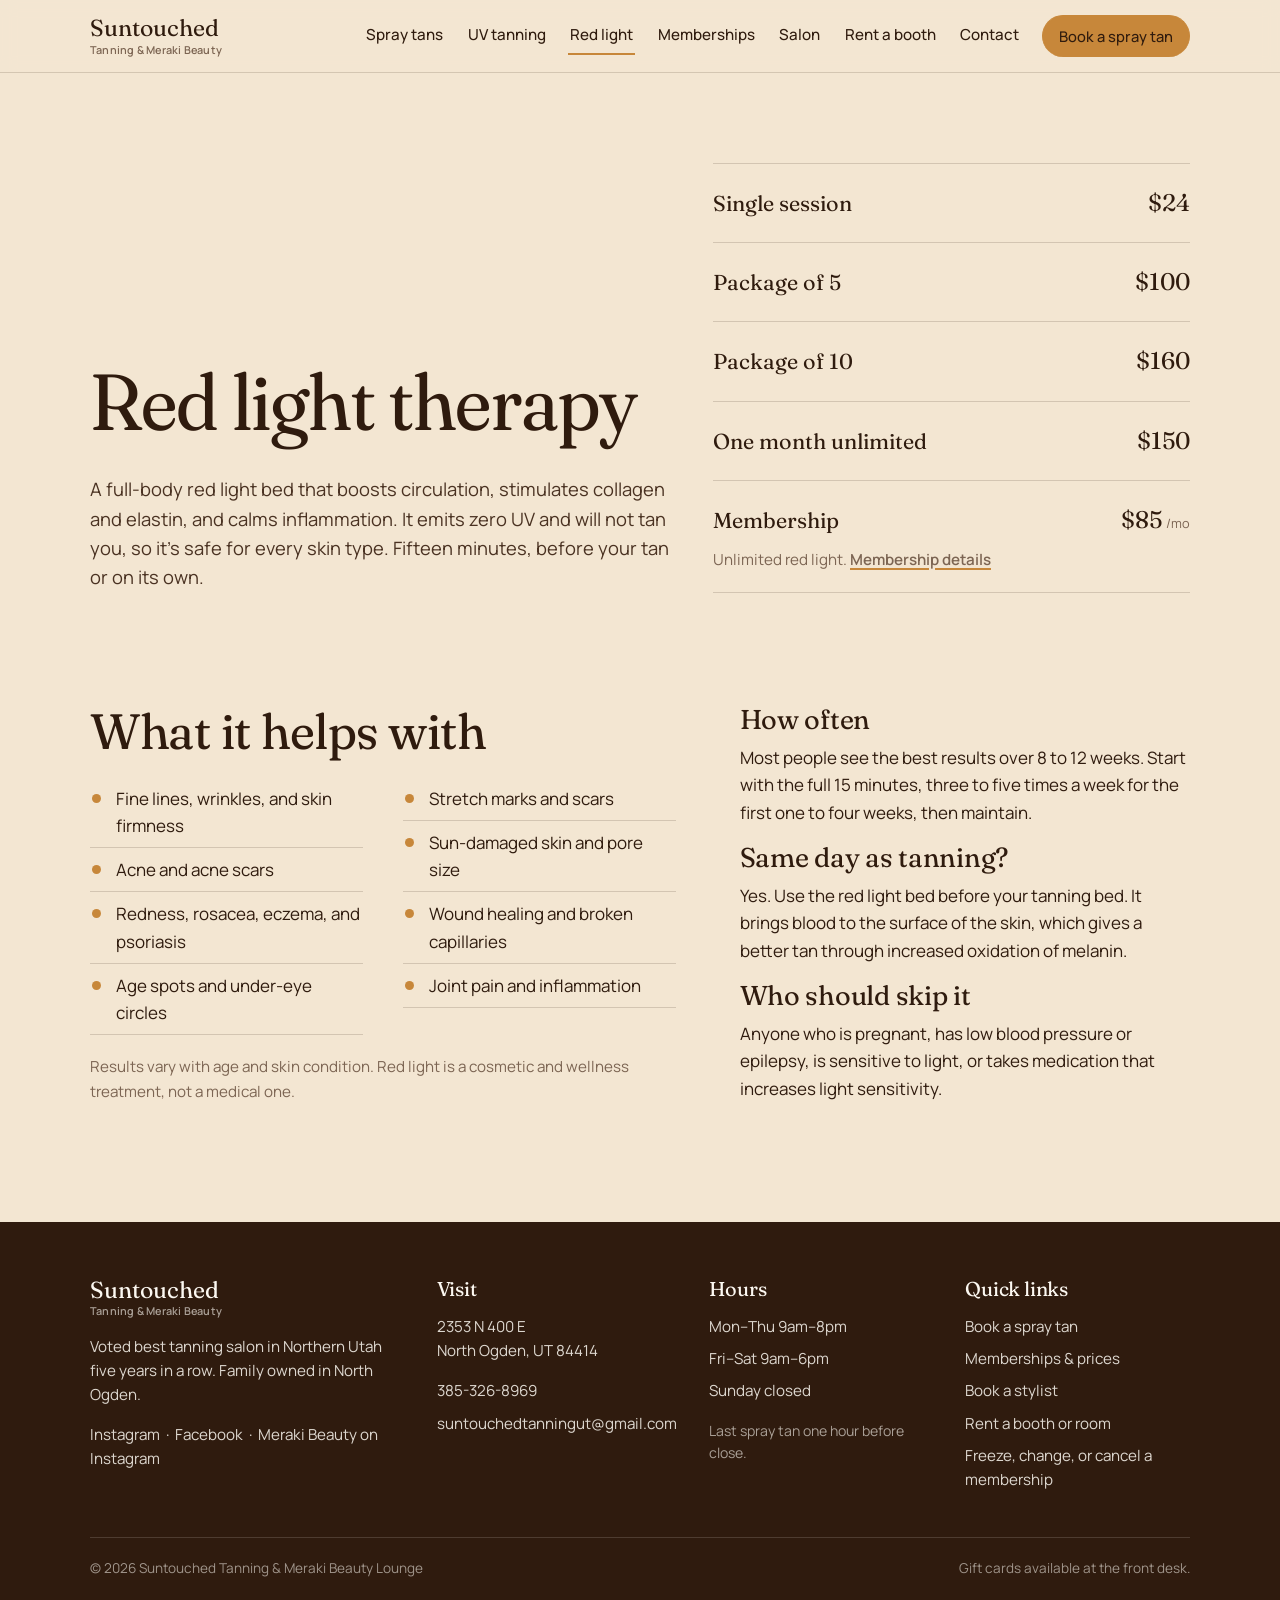
<file: red-light.html>
<!doctype html>
<html lang="en">
<head>
<meta charset="utf-8">
<meta name="viewport" content="width=device-width, initial-scale=1">
<title>Red light therapy | Suntouched Tanning & Meraki Beauty, North Ogden</title>
<meta name="description" content="Full-body red light therapy bed in North Ogden from $24. Zero UV, safe for every skin type.">
<link rel="stylesheet" href="style.css">
</head>
<body>
<header class="site">
  <div class="wrap">
    <a class="brand" href="./">Suntouched<small>Tanning &amp; Meraki Beauty</small></a>
    <button class="menu-toggle" aria-expanded="false" aria-controls="nav" onclick="var n=document.getElementById('nav');n.classList.toggle('open');this.setAttribute('aria-expanded',n.classList.contains('open'))">Menu</button>
    <nav class="main" id="nav" aria-label="Main"><a href="spray-tans.html">Spray tans</a><a href="uv-tanning.html">UV tanning</a><a href="red-light.html" aria-current="page">Red light</a><a href="memberships.html">Memberships</a><a href="salon.html">Salon</a><a href="rent-a-booth.html">Rent a booth</a><a href="contact.html">Contact</a><a class="btn amber" href="https://www.fresha.com/book-now/meraki-beauty-lounge-hi4yq9ui/services?lid=558943&eid=3165874&pId=522730" target="_blank" rel="noopener">Book a spray tan</a></nav>
  </div>
</header>
<main>

<section class="page-hero">
  <div class="wrap">
    <div>
      <h1>Red light therapy</h1>
      <p class="lede">A full-body red light bed that boosts circulation, stimulates collagen and elastin, and calms inflammation. It emits zero UV and will not tan you, so it's safe for every skin type. Fifteen minutes, before your tan or on its own.</p>
    </div>
    <ul class="menu">
      <li><span class="name">Single session</span><span class="price">$24</span></li>
      <li><span class="name">Package of 5</span><span class="price">$100</span></li>
      <li><span class="name">Package of 10</span><span class="price">$160</span></li>
      <li><span class="name">One month unlimited</span><span class="price">$150</span></li>
      <li><span class="name">Membership</span><span class="price">$85<small>/mo</small></span><span class="desc">Unlimited red light. <a class="textlink" href="memberships.html">Membership details</a></span></li>
    </ul>
  </div>
</section>

<section class="tight">
  <div class="wrap split wide-left">
    <div>
      <h2>What it helps with</h2>
      <ul class="checks two-col">
        <li>Fine lines, wrinkles, and skin firmness</li>
        <li>Acne and acne scars</li>
        <li>Redness, rosacea, eczema, and psoriasis</li>
        <li>Age spots and under-eye circles</li>
        <li>Stretch marks and scars</li>
        <li>Sun-damaged skin and pore size</li>
        <li>Wound healing and broken capillaries</li>
        <li>Joint pain and inflammation</li>
      </ul>
      <p class="muted" style="font-size:.95rem">Results vary with age and skin condition. Red light is a cosmetic and wellness treatment, not a medical one.</p>
    </div>
    <div>
      <h3>How often</h3>
      <p>Most people see the best results over 8 to 12 weeks. Start with the full 15 minutes, three to five times a week for the first one to four weeks, then maintain.</p>
      <h3>Same day as tanning?</h3>
      <p>Yes. Use the red light bed before your tanning bed. It brings blood to the surface of the skin, which gives a better tan through increased oxidation of melanin.</p>
      <h3>Who should skip it</h3>
      <p>Anyone who is pregnant, has low blood pressure or epilepsy, is sensitive to light, or takes medication that increases light sensitivity.</p>
    </div>
  </div>
</section>
</main>
<footer class="site">
  <div class="wrap">
    <div class="cols">
      <div>
        <a class="brand" href="./">Suntouched<small>Tanning &amp; Meraki Beauty</small></a>
        <p style="margin-top:18px;max-width:34ch">Voted best tanning salon in Northern Utah five years in a row. Family owned in North Ogden.</p>
        <p><a href="https://www.instagram.com/suntouchedsalon/" target="_blank" rel="noopener">Instagram</a> &nbsp;·&nbsp; <a href="https://www.facebook.com/suntouchedtanningsalonandspa" target="_blank" rel="noopener">Facebook</a> &nbsp;·&nbsp; <a href="https://www.instagram.com/meraki.beauty.loungeut" target="_blank" rel="noopener">Meraki Beauty on Instagram</a></p>
      </div>
      <div>
        <h4>Visit</h4>
        <ul>
          <li><a href="https://www.google.com/maps/search/?api=1&query=2353+N+400+E+North+Ogden+UT+84414" target="_blank" rel="noopener">2353 N 400 E<br>North Ogden, UT 84414</a></li>
          <li style="margin-top:8px"><a href="tel:+13853268969">385-326-8969</a></li>
          <li><a href="mailto:suntouchedtanningut@gmail.com">suntouchedtanningut@gmail.com</a></li>
        </ul>
      </div>
      <div>
        <h4>Hours</h4>
        <ul>
          <li>Mon–Thu 9am–8pm</li>
          <li>Fri–Sat 9am–6pm</li>
          <li>Sunday closed</li>
          <li style="margin-top:8px;color:rgba(252,248,241,.6);font-size:.88rem">Last spray tan one hour before close.</li>
        </ul>
      </div>
      <div>
        <h4>Quick links</h4>
        <ul>
          <li><a href="https://www.fresha.com/book-now/meraki-beauty-lounge-hi4yq9ui/services?lid=558943&eid=3165874&pId=522730" target="_blank" rel="noopener">Book a spray tan</a></li>
          <li><a href="memberships.html">Memberships &amp; prices</a></li>
          <li><a href="salon.html">Book a stylist</a></li>
          <li><a href="rent-a-booth.html">Rent a booth or room</a></li>
          <li><a href="membership-changes.html">Freeze, change, or cancel a membership</a></li>
        </ul>
      </div>
    </div>
    <div class="fine">
      <span>© 2026 Suntouched Tanning &amp; Meraki Beauty Lounge</span>
      <span>Gift cards available at the front desk.</span>
    </div>
  </div>
</footer>
<script>
document.querySelectorAll('form.f').forEach(function(f){
  f.addEventListener('submit',function(e){e.preventDefault();f.classList.add('sent');f.querySelector('.ok').scrollIntoView({behavior:'smooth',block:'center'});});
});
</script>
</body>
</html>
</file>
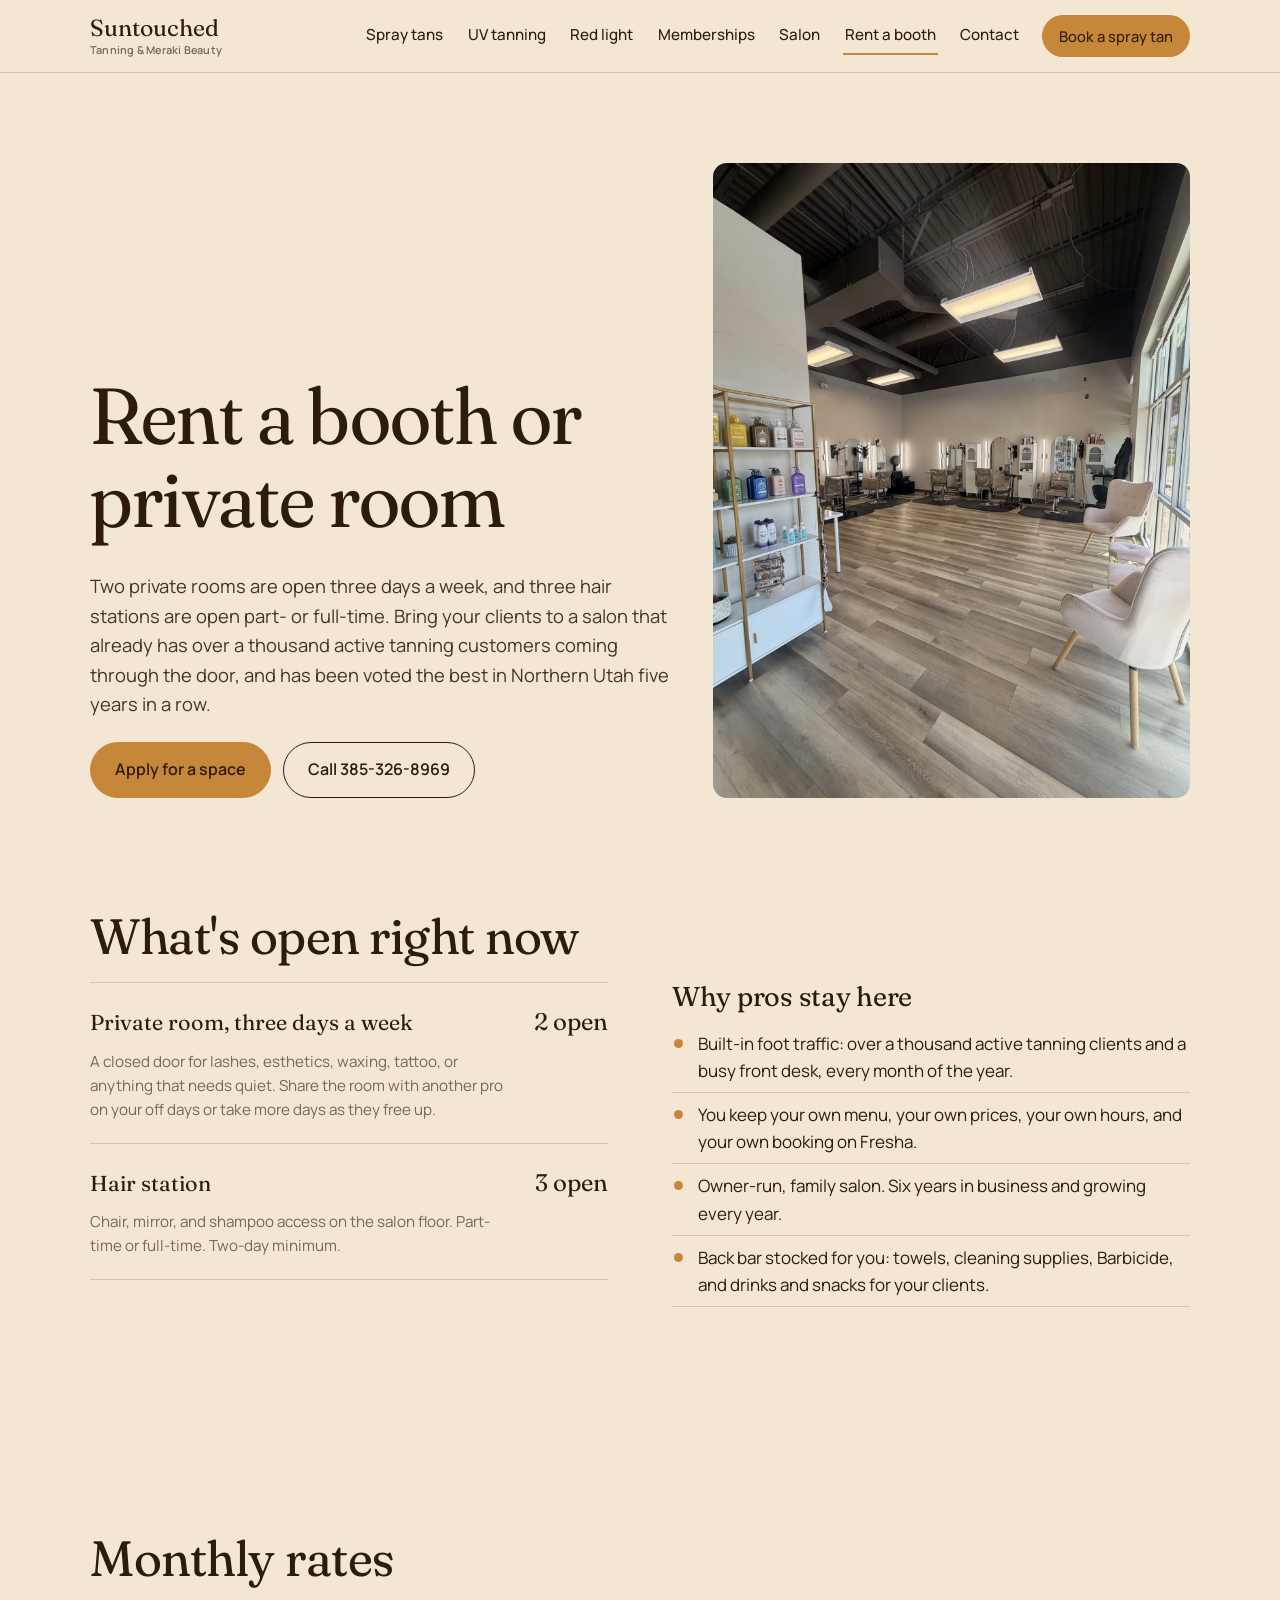
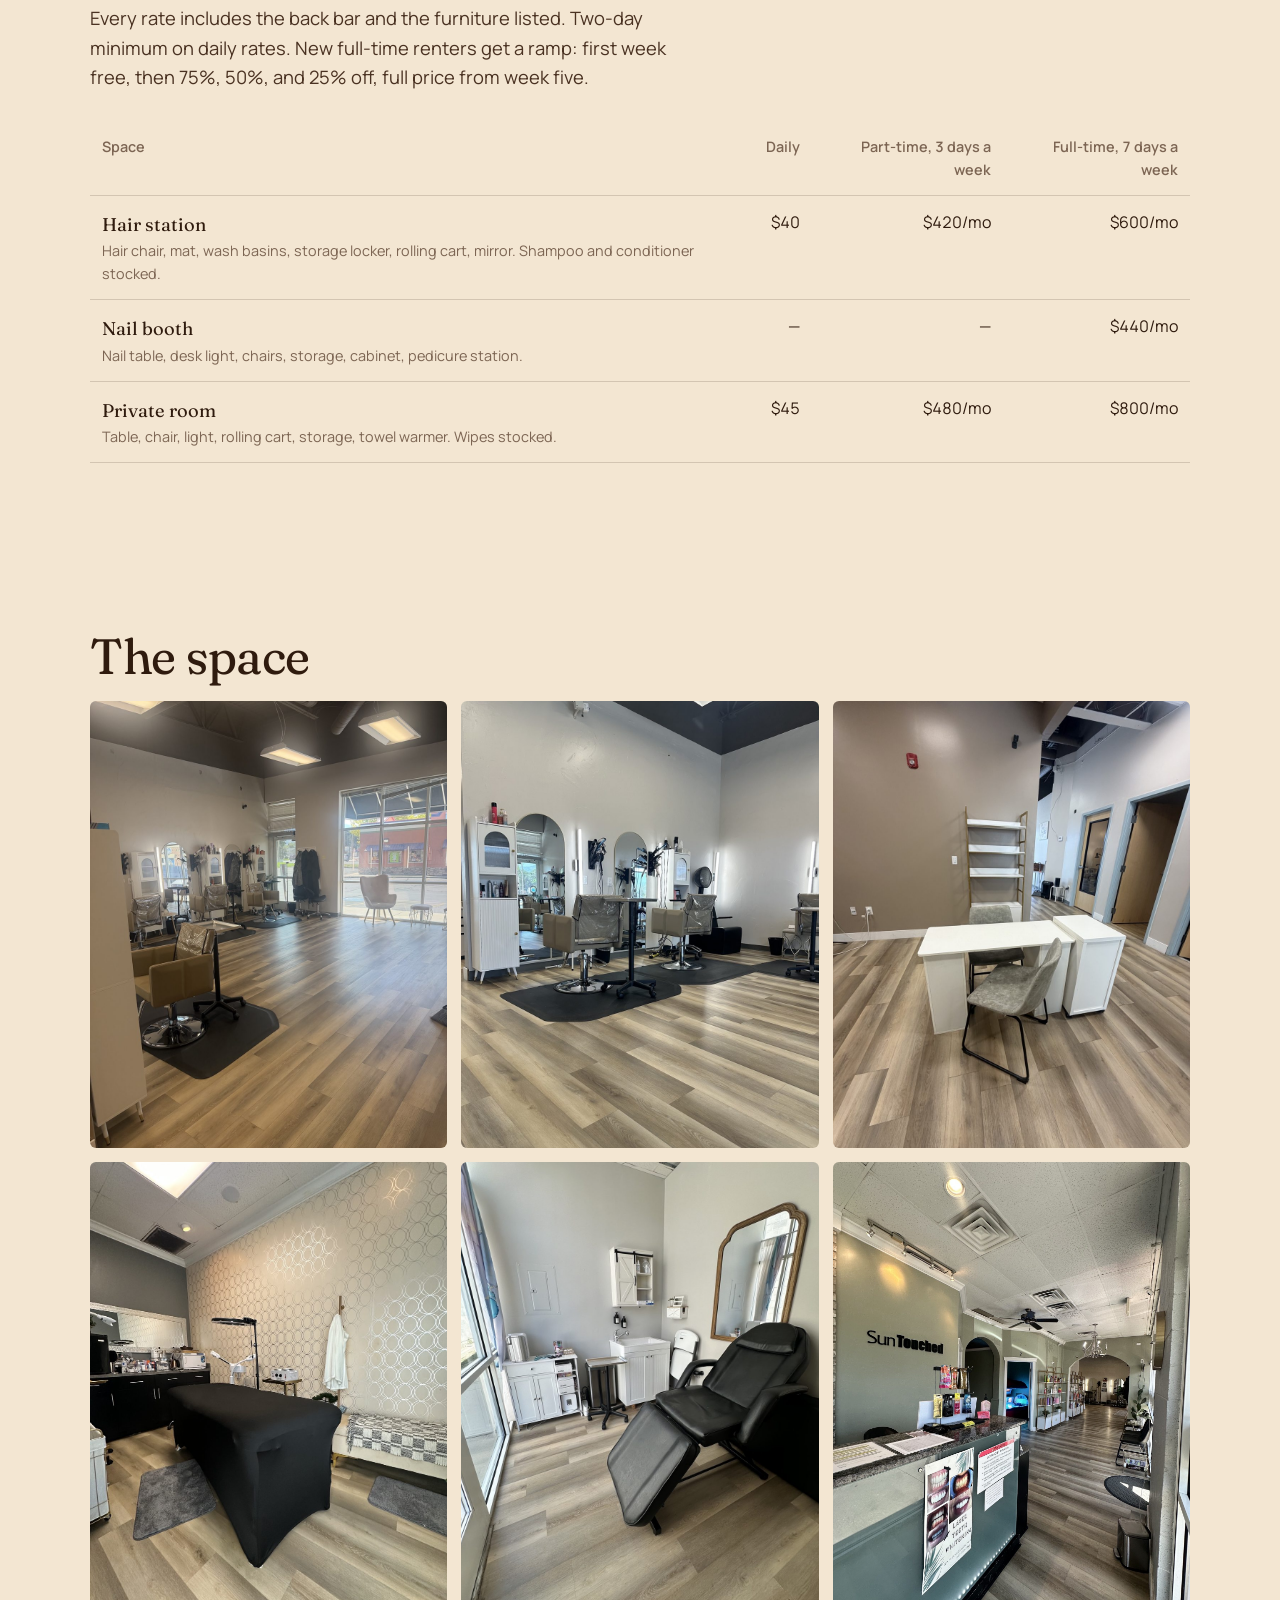
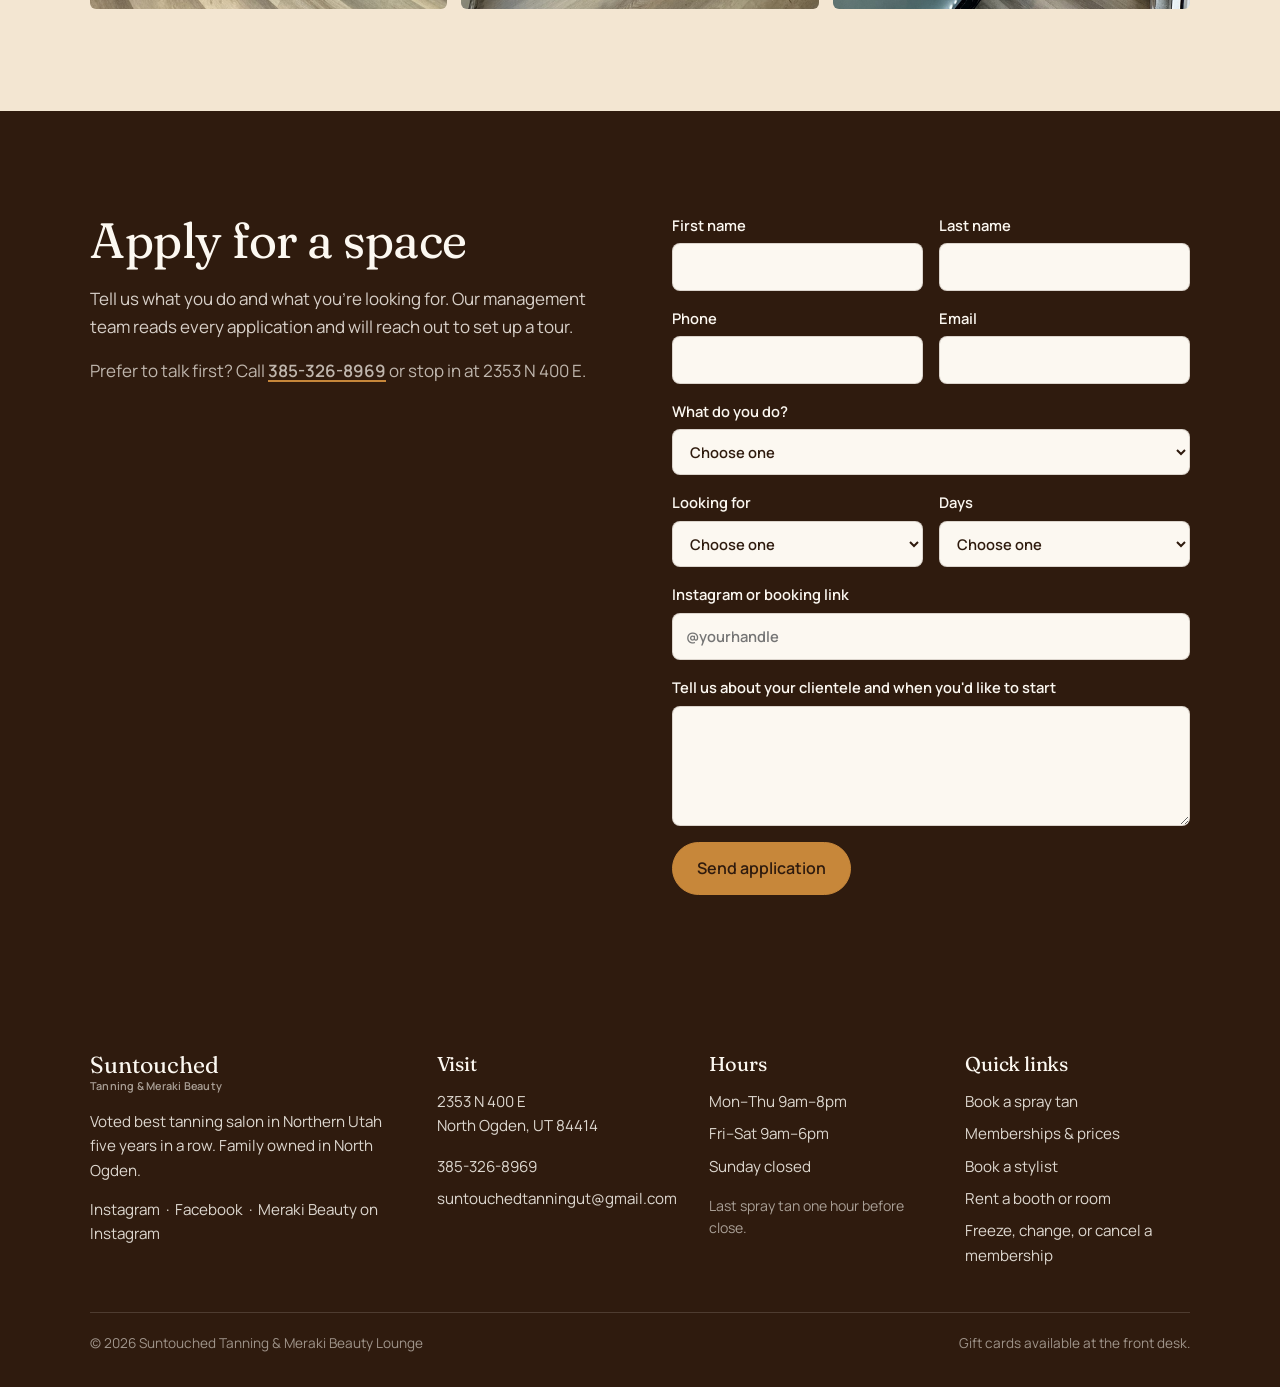
<file: rent-a-booth.html>
<!doctype html>
<html lang="en">
<head>
<meta charset="utf-8">
<meta name="viewport" content="width=device-width, initial-scale=1">
<title>Rent a booth or private room | Suntouched Tanning & Meraki Beauty, North Ogden</title>
<meta name="description" content="Salon booth and private room rental for hair stylists, nail techs, and estheticians in North Ogden. Two rooms and three stations open.">
<link rel="stylesheet" href="style.css">
</head>
<body>
<header class="site">
  <div class="wrap">
    <a class="brand" href="./">Suntouched<small>Tanning &amp; Meraki Beauty</small></a>
    <button class="menu-toggle" aria-expanded="false" aria-controls="nav" onclick="var n=document.getElementById('nav');n.classList.toggle('open');this.setAttribute('aria-expanded',n.classList.contains('open'))">Menu</button>
    <nav class="main" id="nav" aria-label="Main"><a href="spray-tans.html">Spray tans</a><a href="uv-tanning.html">UV tanning</a><a href="red-light.html">Red light</a><a href="memberships.html">Memberships</a><a href="salon.html">Salon</a><a href="rent-a-booth.html" aria-current="page">Rent a booth</a><a href="contact.html">Contact</a><a class="btn amber" href="https://www.fresha.com/book-now/meraki-beauty-lounge-hi4yq9ui/services?lid=558943&eid=3165874&pId=522730" target="_blank" rel="noopener">Book a spray tan</a></nav>
  </div>
</header>
<main>

<section class="page-hero">
  <div class="wrap">
    <div>
      <h1>Rent a booth or private room</h1>
      <p class="lede">Two private rooms are open three days a week, and three hair stations are open part- or full-time. Bring your clients to a salon that already has over a thousand active tanning customers coming through the door, and has been voted the best in Northern Utah five years in a row.</p>
      <div class="actions" style="display:flex;gap:12px;flex-wrap:wrap;margin-top:1.4rem">
        <a class="btn amber" href="#apply">Apply for a space</a>
        <a class="btn ghost" href="tel:+13853268969">Call 385-326-8969</a>
      </div>
    </div>
    <div class="photo"><img src="assets/booth-floor.jpg" alt="The Meraki Beauty Lounge salon floor with open hair stations"></div>
  </div>
</section>

<section class="tight">
  <div class="wrap">
    <h2>What's open right now</h2>
    <div class="split">
      <ul class="menu">
        <li><span class="name">Private room, three days a week</span><span class="price">2 open</span><span class="desc">A closed door for lashes, esthetics, waxing, tattoo, or anything that needs quiet. Share the room with another pro on your off days or take more days as they free up.</span></li>
        <li><span class="name">Hair station</span><span class="price">3 open</span><span class="desc">Chair, mirror, and shampoo access on the salon floor. Part-time or full-time. Two-day minimum.</span></li>
      </ul>
      <div>
        <h3>Why pros stay here</h3>
        <ul class="checks">
          <li>Built-in foot traffic: over a thousand active tanning clients and a busy front desk, every month of the year.</li>
          <li>You keep your own menu, your own prices, your own hours, and your own booking on Fresha.</li>
          <li>Owner-run, family salon. Six years in business and growing every year.</li>
          <li>Back bar stocked for you: towels, cleaning supplies, Barbicide, and drinks and snacks for your clients.</li>
        </ul>
      </div>
    </div>
  </div>
</section>

<section>
  <div class="wrap">
    <h2>Monthly rates</h2>
    <p class="lede">Every rate includes the back bar and the furniture listed. Two-day minimum on daily rates. New full-time renters get a ramp: first week free, then 75%, 50%, and 25% off, full price from week five.</p>
    <div class="tablewrap" style="margin-top:28px">
      <table class="prices">
        <thead><tr><th>Space</th><th>Daily</th><th>Part-time, 3 days a week</th><th>Full-time, 7 days a week</th></tr></thead>
        <tbody>
          <tr><td>Hair station<span class="sub">Hair chair, mat, wash basins, storage locker, rolling cart, mirror. Shampoo and conditioner stocked.</span></td><td>$40</td><td>$420/mo</td><td>$600/mo</td></tr>
          <tr><td>Nail booth<span class="sub">Nail table, desk light, chairs, storage, cabinet, pedicure station.</span></td><td>—</td><td>—</td><td>$440/mo</td></tr>
          <tr><td>Private room<span class="sub">Table, chair, light, rolling cart, storage, towel warmer. Wipes stocked.</span></td><td>$45</td><td>$480/mo</td><td>$800/mo</td></tr>
        </tbody>
      </table>
    </div>
  </div>
</section>

<section class="tight">
  <div class="wrap">
    <h2>The space</h2>
    <div class="gallery" style="grid-template-columns:repeat(3,1fr)">
      <img src="assets/booth-hair-1.jpg" alt="Hair station with lit mirror and styling chair by the front windows">
      <img src="assets/booth-hair-2.jpg" alt="Two hair stations with arched mirrors">
      <img src="assets/booth-nail-1.jpg" alt="White nail table and client chair">
      <img src="assets/booth-room-1.jpg" alt="Private room with treatment bed and lash light">
      <img src="assets/booth-room-2.jpg" alt="Private room with facial chair and gold mirror">
      <img src="assets/booth-desk.jpg" alt="The Suntouched front desk that greets your clients">
    </div>
  </div>
</section>

<section class="dark" id="apply">
  <div class="wrap split">
    <div>
      <h2>Apply for a space</h2>
      <p>Tell us what you do and what you're looking for. Our management team reads every application and will reach out to set up a tour.</p>
      <p class="muted">Prefer to talk first? Call <a class="textlink" href="tel:+13853268969">385-326-8969</a> or stop in at 2353 N 400 E.</p>
    </div>
    <form class="f" id="booth-app">
      <div class="hide-on-sent" style="display:contents">
      <div class="row">
        <label>First name<input name="first" required autocomplete="given-name"></label>
        <label>Last name<input name="last" required autocomplete="family-name"></label>
      </div>
      <div class="row">
        <label>Phone<input name="phone" type="tel" required autocomplete="tel"></label>
        <label>Email<input name="email" type="email" required autocomplete="email"></label>
      </div>
      <label>What do you do?<select name="trade" required>
        <option value="">Choose one</option><option>Hair stylist</option><option>Nail tech</option><option>Esthetician</option><option>Lash tech</option><option>Waxing</option><option>Tattoo / permanent makeup</option><option>Massage</option><option>Other</option></select></label>
      <div class="row">
        <label>Looking for<select name="space" required><option value="">Choose one</option><option>Hair station</option><option>Nail booth</option><option>Private room</option><option>Not sure yet</option></select></label>
        <label>Days<select name="days" required><option value="">Choose one</option><option>2 days a week</option><option>3 days a week</option><option>Full-time</option></select></label>
      </div>
      <label>Instagram or booking link<input name="link" placeholder="@yourhandle"></label>
      <label>Tell us about your clientele and when you'd like to start<textarea name="about"></textarea></label>
      <div><button class="btn amber" type="submit">Send application</button></div>
      </div>
      <div class="ok"><strong>Application sent.</strong> Someone from our management team will reach out to set up a tour.</div>
    </form>
  </div>
</section>
</main>
<footer class="site">
  <div class="wrap">
    <div class="cols">
      <div>
        <a class="brand" href="./">Suntouched<small>Tanning &amp; Meraki Beauty</small></a>
        <p style="margin-top:18px;max-width:34ch">Voted best tanning salon in Northern Utah five years in a row. Family owned in North Ogden.</p>
        <p><a href="https://www.instagram.com/suntouchedsalon/" target="_blank" rel="noopener">Instagram</a> &nbsp;·&nbsp; <a href="https://www.facebook.com/suntouchedtanningsalonandspa" target="_blank" rel="noopener">Facebook</a> &nbsp;·&nbsp; <a href="https://www.instagram.com/meraki.beauty.loungeut" target="_blank" rel="noopener">Meraki Beauty on Instagram</a></p>
      </div>
      <div>
        <h4>Visit</h4>
        <ul>
          <li><a href="https://www.google.com/maps/search/?api=1&query=2353+N+400+E+North+Ogden+UT+84414" target="_blank" rel="noopener">2353 N 400 E<br>North Ogden, UT 84414</a></li>
          <li style="margin-top:8px"><a href="tel:+13853268969">385-326-8969</a></li>
          <li><a href="mailto:suntouchedtanningut@gmail.com">suntouchedtanningut@gmail.com</a></li>
        </ul>
      </div>
      <div>
        <h4>Hours</h4>
        <ul>
          <li>Mon–Thu 9am–8pm</li>
          <li>Fri–Sat 9am–6pm</li>
          <li>Sunday closed</li>
          <li style="margin-top:8px;color:rgba(252,248,241,.6);font-size:.88rem">Last spray tan one hour before close.</li>
        </ul>
      </div>
      <div>
        <h4>Quick links</h4>
        <ul>
          <li><a href="https://www.fresha.com/book-now/meraki-beauty-lounge-hi4yq9ui/services?lid=558943&eid=3165874&pId=522730" target="_blank" rel="noopener">Book a spray tan</a></li>
          <li><a href="memberships.html">Memberships &amp; prices</a></li>
          <li><a href="salon.html">Book a stylist</a></li>
          <li><a href="rent-a-booth.html">Rent a booth or room</a></li>
          <li><a href="membership-changes.html">Freeze, change, or cancel a membership</a></li>
        </ul>
      </div>
    </div>
    <div class="fine">
      <span>© 2026 Suntouched Tanning &amp; Meraki Beauty Lounge</span>
      <span>Gift cards available at the front desk.</span>
    </div>
  </div>
</footer>
<script>
document.querySelectorAll('form.f').forEach(function(f){
  f.addEventListener('submit',function(e){e.preventDefault();f.classList.add('sent');f.querySelector('.ok').scrollIntoView({behavior:'smooth',block:'center'});});
});
</script>
</body>
</html>
</file>
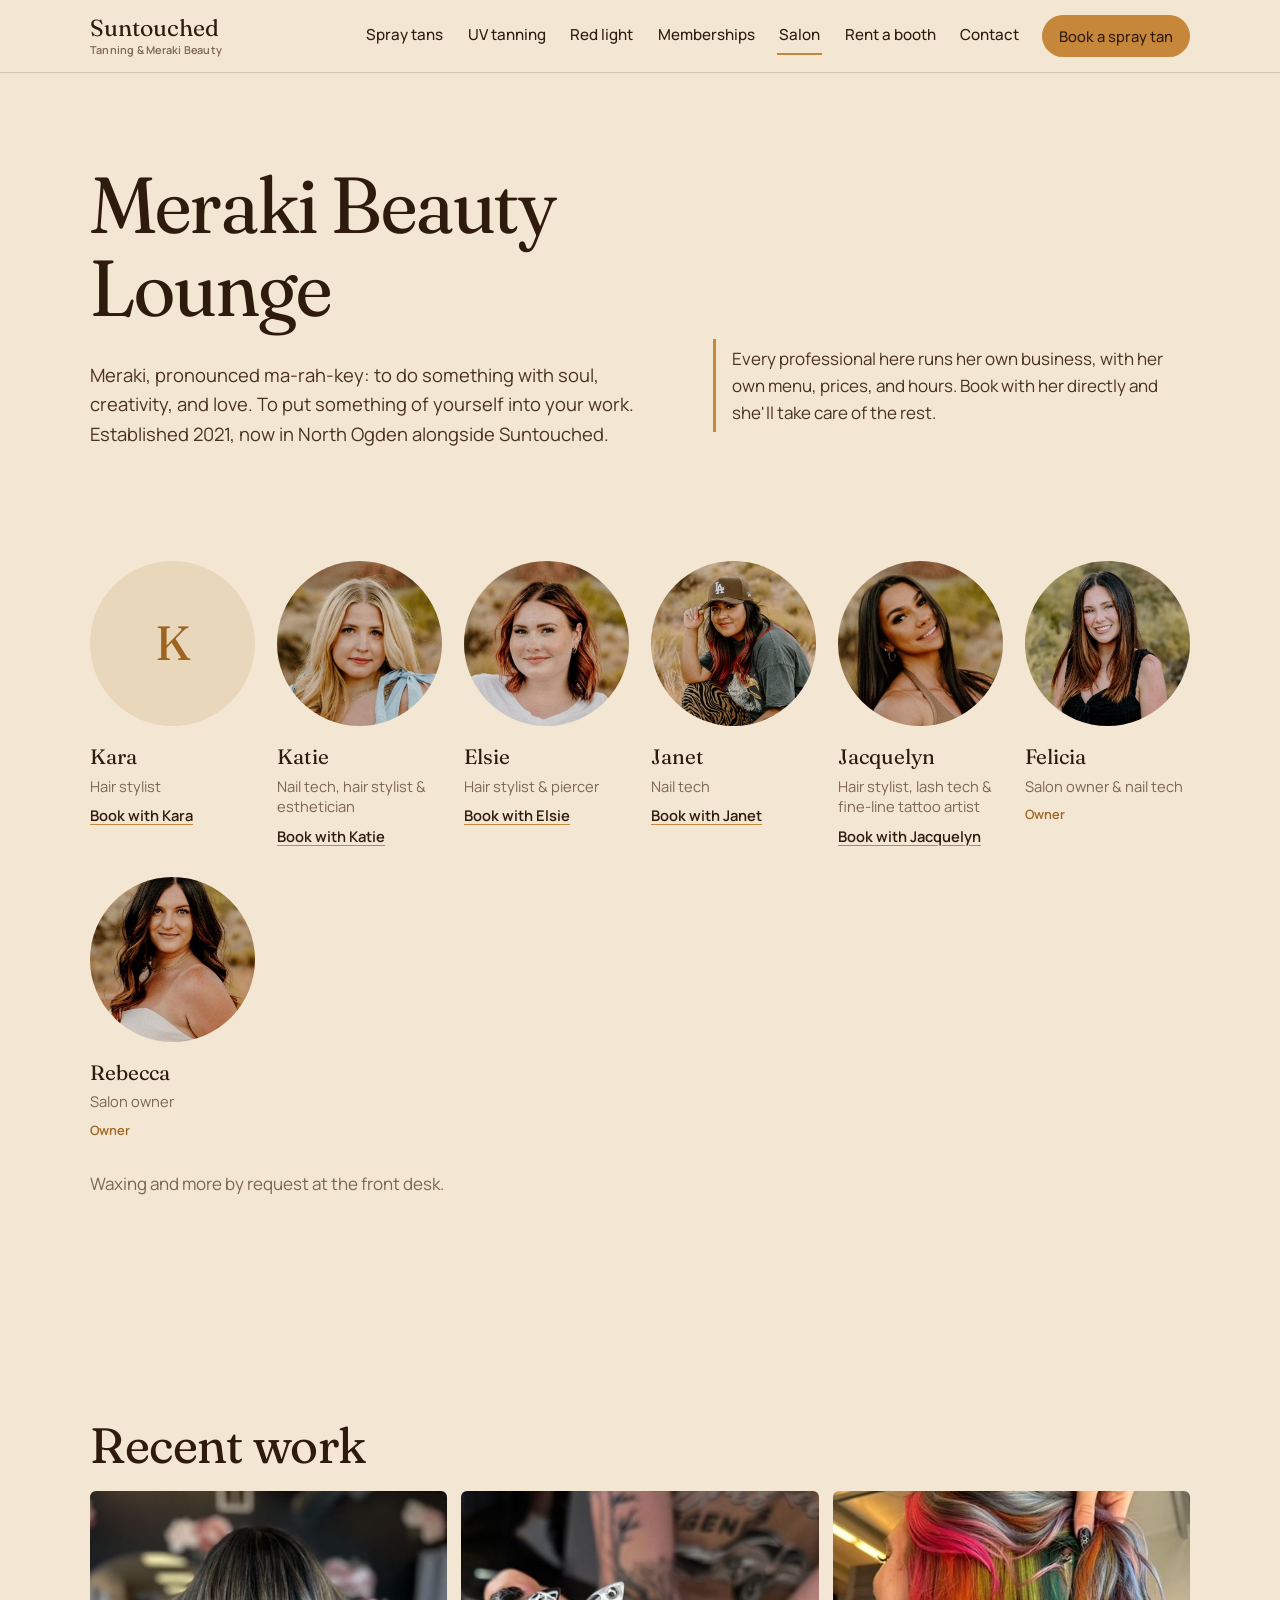
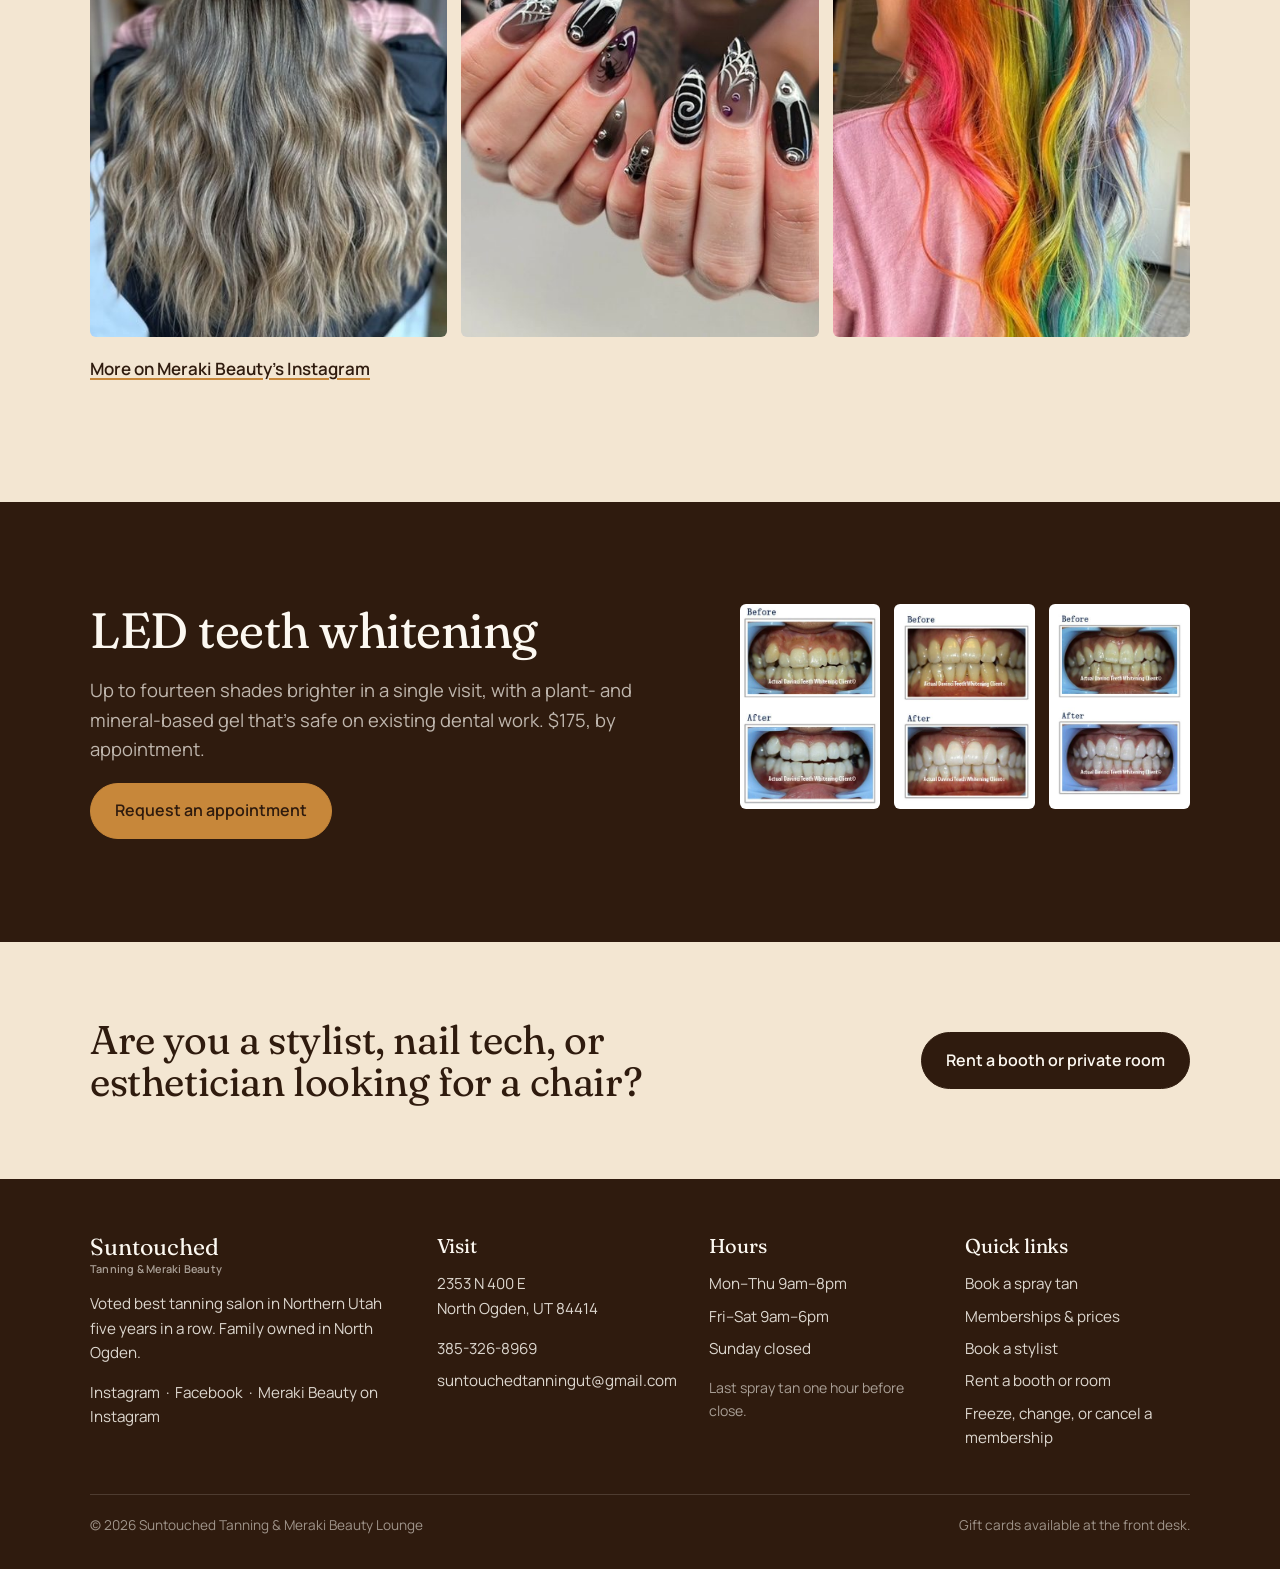
<file: salon.html>
<!doctype html>
<html lang="en">
<head>
<meta charset="utf-8">
<meta name="viewport" content="width=device-width, initial-scale=1">
<title>Meraki Beauty Lounge | Suntouched Tanning & Meraki Beauty, North Ogden</title>
<meta name="description" content="Hair, nails, lashes, piercing, and fine-line tattoo from independent professionals at Meraki Beauty Lounge in North Ogden. Book directly.">
<link rel="stylesheet" href="style.css">
</head>
<body>
<header class="site">
  <div class="wrap">
    <a class="brand" href="./">Suntouched<small>Tanning &amp; Meraki Beauty</small></a>
    <button class="menu-toggle" aria-expanded="false" aria-controls="nav" onclick="var n=document.getElementById('nav');n.classList.toggle('open');this.setAttribute('aria-expanded',n.classList.contains('open'))">Menu</button>
    <nav class="main" id="nav" aria-label="Main"><a href="spray-tans.html">Spray tans</a><a href="uv-tanning.html">UV tanning</a><a href="red-light.html">Red light</a><a href="memberships.html">Memberships</a><a href="salon.html" aria-current="page">Salon</a><a href="rent-a-booth.html">Rent a booth</a><a href="contact.html">Contact</a><a class="btn amber" href="https://www.fresha.com/book-now/meraki-beauty-lounge-hi4yq9ui/services?lid=558943&eid=3165874&pId=522730" target="_blank" rel="noopener">Book a spray tan</a></nav>
  </div>
</header>
<main>

<section class="page-hero">
  <div class="wrap">
    <div>
      <h1>Meraki Beauty Lounge</h1>
      <p class="lede">Meraki, pronounced ma-rah-key: to do something with soul, creativity, and love. To put something of yourself into your work. Established 2021, now in North Ogden alongside Suntouched.</p>
    </div>
    <p class="note">Every professional here runs her own business, with her own menu, prices, and hours. Book with her directly and she'll take care of the rest.</p>
  </div>
</section>

<section class="tight">
  <div class="wrap">
    <ul class="people" style="grid-template-columns:repeat(auto-fill,minmax(140px,1fr))">
      <li><div class="noface" aria-hidden="true">K</div><div class="n">Kara</div><div class="r">Hair stylist</div><a class="book" href="https://www.fresha.com/book-now/meraki-beauty-lounge-hi4yq9ui/services?lid=558943&eid=4830520&pId=522730&share=true" target="_blank" rel="noopener">Book with Kara</a></li>
      <li><img src="assets/katie.jpg" alt="Katie"><div class="n">Katie</div><div class="r">Nail tech, hair stylist &amp; esthetician</div><a class="book" href="https://www.fresha.com/book-now/meraki-beauty-lounge-hi4yq9ui/services?lid=558943&eid=1597346&pId=522730" target="_blank" rel="noopener">Book with Katie</a></li>
      <li><img src="assets/elsie.jpg" alt="Elsie"><div class="n">Elsie</div><div class="r">Hair stylist &amp; piercer</div><a class="book" href="https://www.fresha.com/book-now/meraki-beauty-lounge-hi4yq9ui/services?lid=558943&eid=3168837&pId=522730" target="_blank" rel="noopener">Book with Elsie</a></li>
      <li><img src="assets/janet.jpg" alt="Janet"><div class="n">Janet</div><div class="r">Nail tech</div><a class="book" href="https://www.fresha.com/book-now/meraki-beauty-lounge-hi4yq9ui/services?lid=558943&eid=3168831&pId=522730" target="_blank" rel="noopener">Book with Janet</a></li>
      <li><img src="assets/jacquelyn.jpg" alt="Jacquelyn"><div class="n">Jacquelyn</div><div class="r">Hair stylist, lash tech &amp; fine-line tattoo artist</div><a class="book" href="https://www.fresha.com/book-now/meraki-beauty-lounge-hi4yq9ui/services?lid=558943&eid=2833850&pId=522730" target="_blank" rel="noopener">Book with Jacquelyn</a></li>
      <li><img src="assets/felicia.jpg" alt="Felicia"><div class="n">Felicia</div><div class="r">Salon owner &amp; nail tech</div><span class="owner">Owner</span></li>
      <li><img src="assets/rebecca.jpg" alt="Rebecca"><div class="n">Rebecca</div><div class="r">Salon owner</div><span class="owner">Owner</span></li>
    </ul>
    <p class="muted" style="margin-top:28px">Waxing and more by request at the front desk.</p>
  </div>
</section>

<section>
  <div class="wrap">
    <h2>Recent work</h2>
    <div class="gallery">
      <img src="assets/work-balayage.jpg" alt="Blonde balayage on long wavy hair">
      <img src="assets/work-nails.jpg" alt="Black and silver nail art set">
      <img src="assets/work-color.jpg" alt="Rainbow hidden color underneath pink hair">
    </div>
    <p style="margin-top:18px"><a class="textlink" href="https://www.instagram.com/meraki.beauty.loungeut" target="_blank" rel="noopener">More on Meraki Beauty's Instagram</a></p>
  </div>
</section>

<section class="dark">
  <div class="wrap split wide-left">
    <div>
      <h2>LED teeth whitening</h2>
      <p class="lede">Up to fourteen shades brighter in a single visit, with a plant- and mineral-based gel that's safe on existing dental work. $175, by appointment.</p>
      <a class="btn amber" href="teeth-whitening.html">Request an appointment</a>
    </div>
    <div class="gallery" style="grid-template-columns:repeat(3,1fr)">
      <img src="assets/whitening-1.jpg" alt="Teeth whitening before and after, client one" style="aspect-ratio:350/509">
      <img src="assets/whitening-2.jpg" alt="Teeth whitening before and after, client two" style="aspect-ratio:350/509">
      <img src="assets/whitening-3.jpg" alt="Teeth whitening before and after, client three" style="aspect-ratio:350/509">
    </div>
  </div>
</section>

<section class="cta-band">
  <div class="wrap">
    <h2>Are you a stylist, nail tech, or esthetician looking for a chair?</h2>
    <a class="btn" href="rent-a-booth.html">Rent a booth or private room</a>
  </div>
</section>
</main>
<footer class="site">
  <div class="wrap">
    <div class="cols">
      <div>
        <a class="brand" href="./">Suntouched<small>Tanning &amp; Meraki Beauty</small></a>
        <p style="margin-top:18px;max-width:34ch">Voted best tanning salon in Northern Utah five years in a row. Family owned in North Ogden.</p>
        <p><a href="https://www.instagram.com/suntouchedsalon/" target="_blank" rel="noopener">Instagram</a> &nbsp;·&nbsp; <a href="https://www.facebook.com/suntouchedtanningsalonandspa" target="_blank" rel="noopener">Facebook</a> &nbsp;·&nbsp; <a href="https://www.instagram.com/meraki.beauty.loungeut" target="_blank" rel="noopener">Meraki Beauty on Instagram</a></p>
      </div>
      <div>
        <h4>Visit</h4>
        <ul>
          <li><a href="https://www.google.com/maps/search/?api=1&query=2353+N+400+E+North+Ogden+UT+84414" target="_blank" rel="noopener">2353 N 400 E<br>North Ogden, UT 84414</a></li>
          <li style="margin-top:8px"><a href="tel:+13853268969">385-326-8969</a></li>
          <li><a href="mailto:suntouchedtanningut@gmail.com">suntouchedtanningut@gmail.com</a></li>
        </ul>
      </div>
      <div>
        <h4>Hours</h4>
        <ul>
          <li>Mon–Thu 9am–8pm</li>
          <li>Fri–Sat 9am–6pm</li>
          <li>Sunday closed</li>
          <li style="margin-top:8px;color:rgba(252,248,241,.6);font-size:.88rem">Last spray tan one hour before close.</li>
        </ul>
      </div>
      <div>
        <h4>Quick links</h4>
        <ul>
          <li><a href="https://www.fresha.com/book-now/meraki-beauty-lounge-hi4yq9ui/services?lid=558943&eid=3165874&pId=522730" target="_blank" rel="noopener">Book a spray tan</a></li>
          <li><a href="memberships.html">Memberships &amp; prices</a></li>
          <li><a href="salon.html">Book a stylist</a></li>
          <li><a href="rent-a-booth.html">Rent a booth or room</a></li>
          <li><a href="membership-changes.html">Freeze, change, or cancel a membership</a></li>
        </ul>
      </div>
    </div>
    <div class="fine">
      <span>© 2026 Suntouched Tanning &amp; Meraki Beauty Lounge</span>
      <span>Gift cards available at the front desk.</span>
    </div>
  </div>
</footer>
<script>
document.querySelectorAll('form.f').forEach(function(f){
  f.addEventListener('submit',function(e){e.preventDefault();f.classList.add('sent');f.querySelector('.ok').scrollIntoView({behavior:'smooth',block:'center'});});
});
</script>
</body>
</html>
</file>
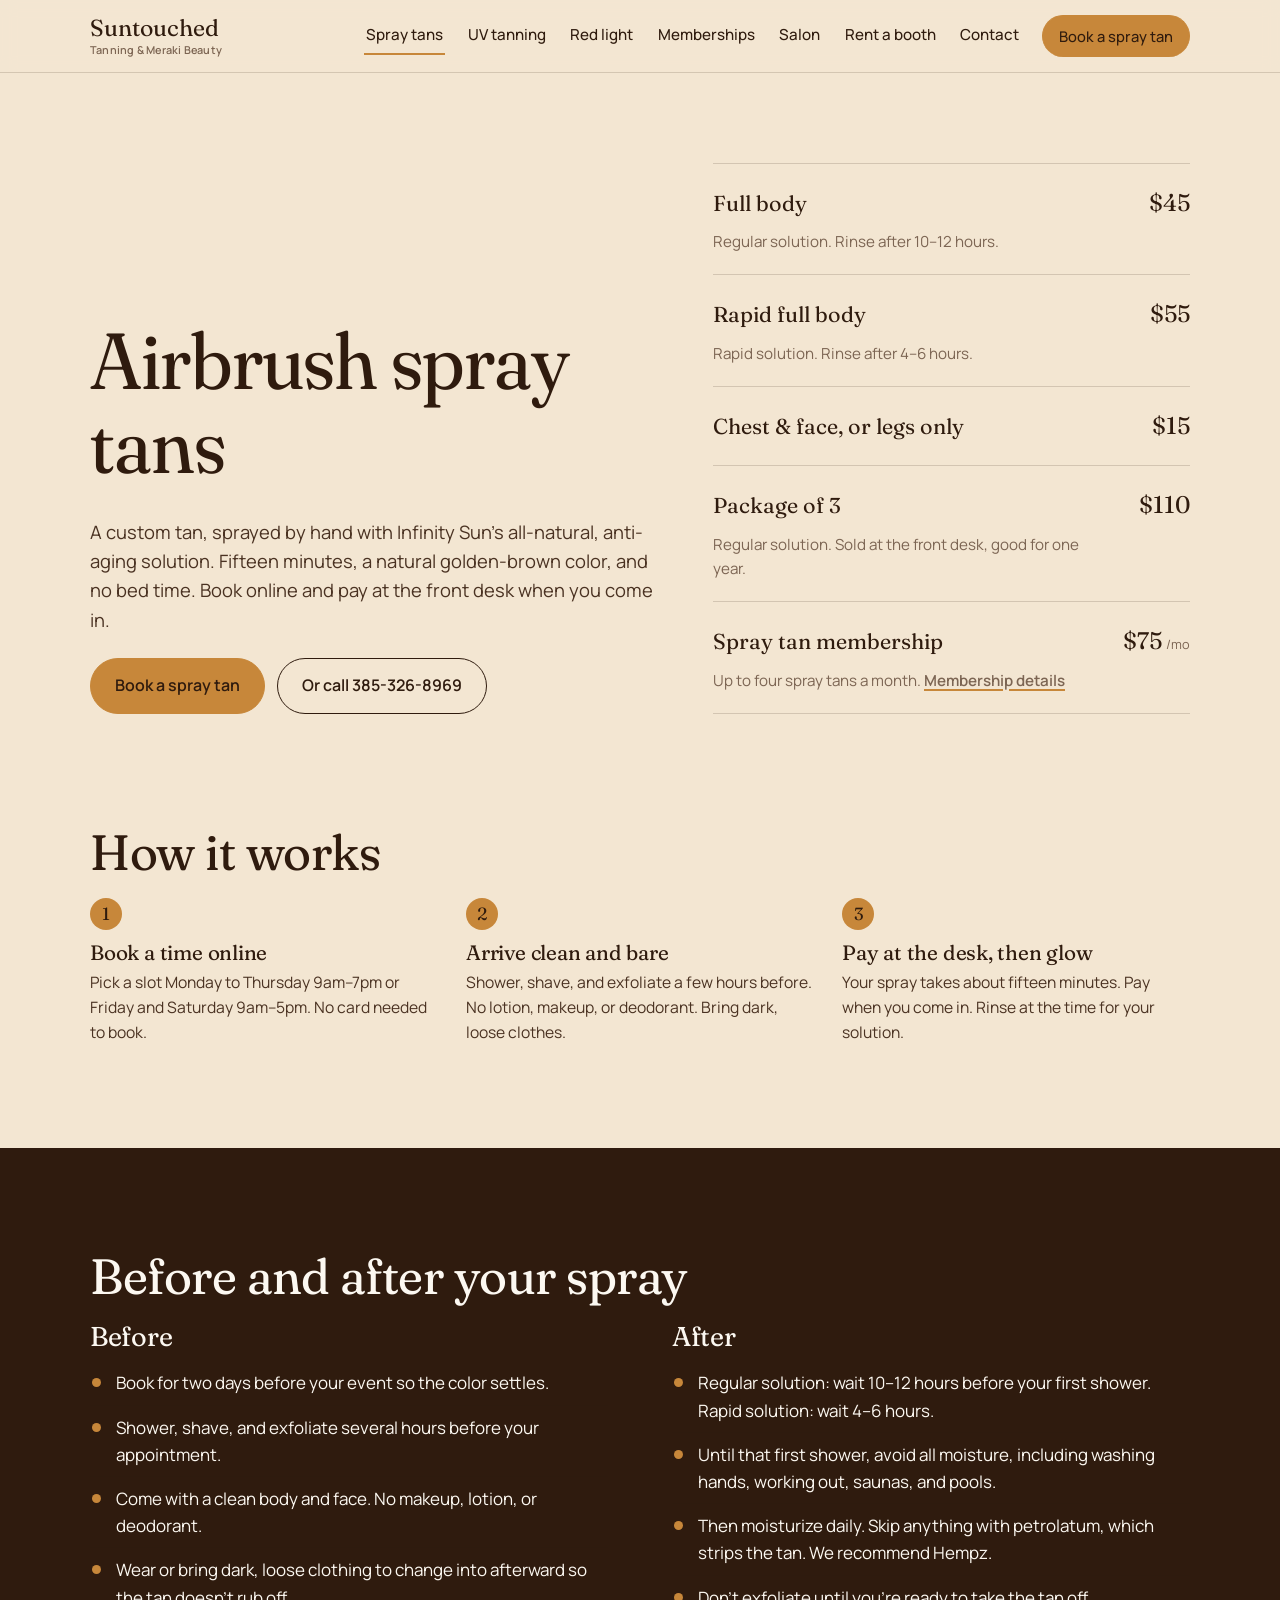
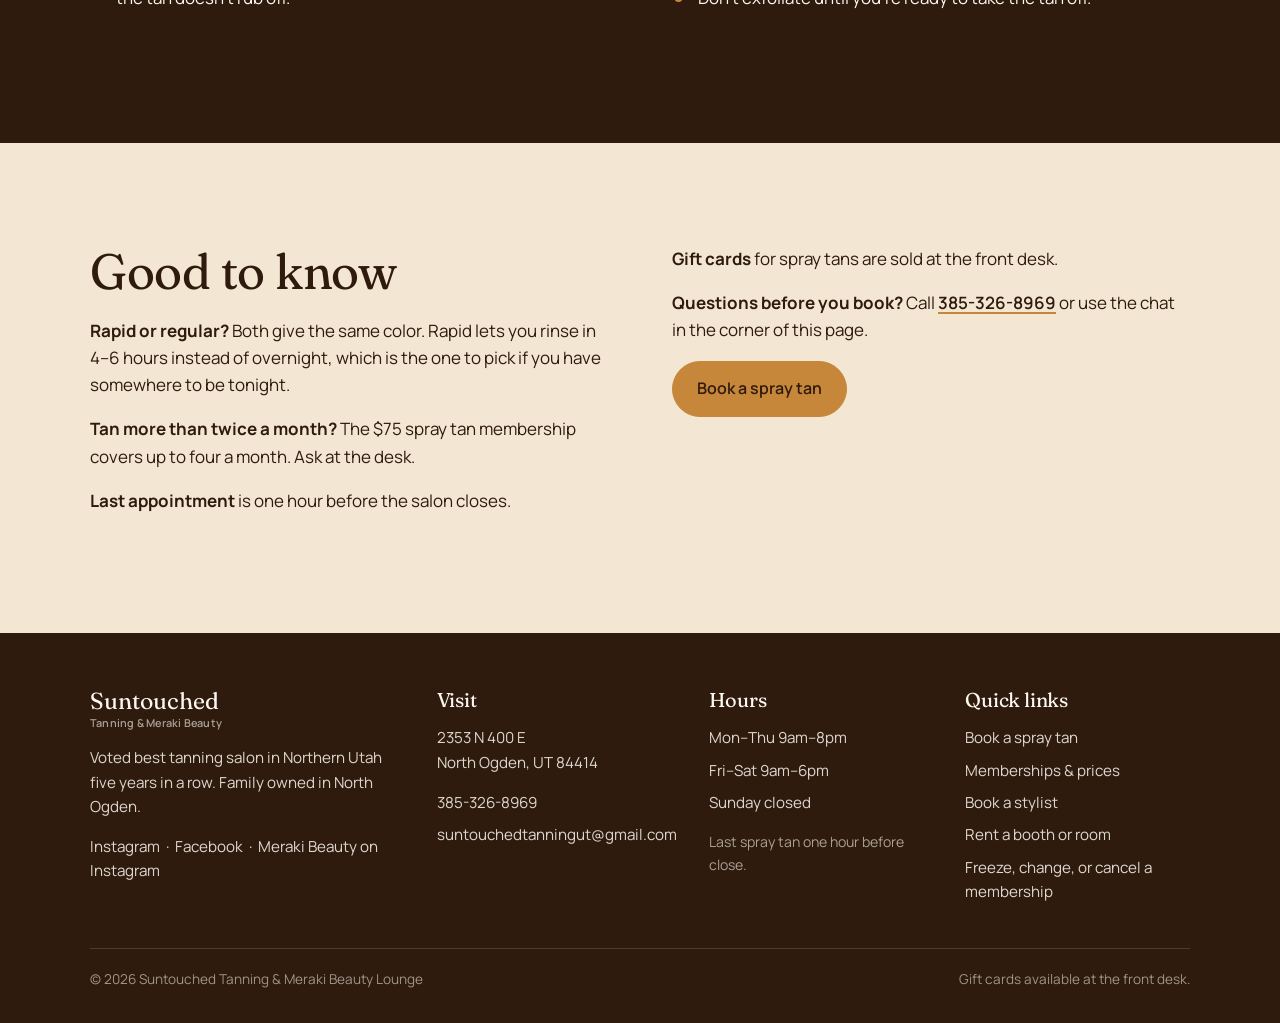
<file: spray-tans.html>
<!doctype html>
<html lang="en">
<head>
<meta charset="utf-8">
<meta name="viewport" content="width=device-width, initial-scale=1">
<title>Airbrush spray tans | Suntouched Tanning & Meraki Beauty, North Ogden</title>
<meta name="description" content="Custom airbrush spray tans from $45 in North Ogden. Book online, pay at the desk. Prep and aftercare tips.">
<link rel="stylesheet" href="style.css">
</head>
<body>
<header class="site">
  <div class="wrap">
    <a class="brand" href="./">Suntouched<small>Tanning &amp; Meraki Beauty</small></a>
    <button class="menu-toggle" aria-expanded="false" aria-controls="nav" onclick="var n=document.getElementById('nav');n.classList.toggle('open');this.setAttribute('aria-expanded',n.classList.contains('open'))">Menu</button>
    <nav class="main" id="nav" aria-label="Main"><a href="spray-tans.html" aria-current="page">Spray tans</a><a href="uv-tanning.html">UV tanning</a><a href="red-light.html">Red light</a><a href="memberships.html">Memberships</a><a href="salon.html">Salon</a><a href="rent-a-booth.html">Rent a booth</a><a href="contact.html">Contact</a><a class="btn amber" href="https://www.fresha.com/book-now/meraki-beauty-lounge-hi4yq9ui/services?lid=558943&eid=3165874&pId=522730" target="_blank" rel="noopener">Book a spray tan</a></nav>
  </div>
</header>
<main>

<section class="page-hero">
  <div class="wrap">
    <div>
      <h1>Airbrush spray tans</h1>
      <p class="lede">A custom tan, sprayed by hand with Infinity Sun's all-natural, anti-aging solution. Fifteen minutes, a natural golden-brown color, and no bed time. Book online and pay at the front desk when you come in.</p>
      <div class="actions" style="display:flex;gap:12px;flex-wrap:wrap;margin-top:1.4rem">
        <a class="btn amber" href="https://www.fresha.com/book-now/meraki-beauty-lounge-hi4yq9ui/services?lid=558943&eid=3165874&pId=522730" target="_blank" rel="noopener">Book a spray tan</a>
        <a class="btn ghost" href="tel:+13853268969">Or call 385-326-8969</a>
      </div>
    </div>
    <ul class="menu">
      <li><span class="name">Full body</span><span class="price">$45</span><span class="desc">Regular solution. Rinse after 10–12 hours.</span></li>
      <li><span class="name">Rapid full body</span><span class="price">$55</span><span class="desc">Rapid solution. Rinse after 4–6 hours.</span></li>
      <li><span class="name">Chest &amp; face, or legs only</span><span class="price">$15</span></li>
      <li><span class="name">Package of 3</span><span class="price">$110</span><span class="desc">Regular solution. Sold at the front desk, good for one year.</span></li>
      <li><span class="name">Spray tan membership</span><span class="price">$75<small>/mo</small></span><span class="desc">Up to four spray tans a month. <a class="textlink" href="memberships.html">Membership details</a></span></li>
    </ul>
  </div>
</section>

<section class="tight">
  <div class="wrap">
    <h2>How it works</h2>
    <ol class="steps">
      <li><h3>Book a time online</h3><p>Pick a slot Monday to Thursday 9am–7pm or Friday and Saturday 9am–5pm. No card needed to book.</p></li>
      <li><h3>Arrive clean and bare</h3><p>Shower, shave, and exfoliate a few hours before. No lotion, makeup, or deodorant. Bring dark, loose clothes.</p></li>
      <li><h3>Pay at the desk, then glow</h3><p>Your spray takes about fifteen minutes. Pay when you come in. Rinse at the time for your solution.</p></li>
    </ol>
  </div>
</section>

<section class="dark">
  <div class="wrap">
    <h2>Before and after your spray</h2>
    <div class="split">
      <div>
        <h3>Before</h3>
        <ul class="checks">
          <li>Book for two days before your event so the color settles.</li>
          <li>Shower, shave, and exfoliate several hours before your appointment.</li>
          <li>Come with a clean body and face. No makeup, lotion, or deodorant.</li>
          <li>Wear or bring dark, loose clothing to change into afterward so the tan doesn't rub off.</li>
        </ul>
      </div>
      <div>
        <h3>After</h3>
        <ul class="checks">
          <li>Regular solution: wait 10–12 hours before your first shower. Rapid solution: wait 4–6 hours.</li>
          <li>Until that first shower, avoid all moisture, including washing hands, working out, saunas, and pools.</li>
          <li>Then moisturize daily. Skip anything with petrolatum, which strips the tan. We recommend Hempz.</li>
          <li>Don't exfoliate until you're ready to take the tan off.</li>
        </ul>
      </div>
    </div>
  </div>
</section>

<section>
  <div class="wrap split">
    <div>
      <h2>Good to know</h2>
      <p><strong>Rapid or regular?</strong> Both give the same color. Rapid lets you rinse in 4–6 hours instead of overnight, which is the one to pick if you have somewhere to be tonight.</p>
      <p><strong>Tan more than twice a month?</strong> The $75 spray tan membership covers up to four a month. Ask at the desk.</p>
      <p><strong>Last appointment</strong> is one hour before the salon closes.</p>
    </div>
    <div>
      <p><strong>Gift cards</strong> for spray tans are sold at the front desk.</p>
      <p><strong>Questions before you book?</strong> Call <a class="textlink" href="tel:+13853268969">385-326-8969</a> or use the chat in the corner of this page.</p>
      <a class="btn amber" href="https://www.fresha.com/book-now/meraki-beauty-lounge-hi4yq9ui/services?lid=558943&eid=3165874&pId=522730" target="_blank" rel="noopener">Book a spray tan</a>
    </div>
  </div>
</section>
</main>
<footer class="site">
  <div class="wrap">
    <div class="cols">
      <div>
        <a class="brand" href="./">Suntouched<small>Tanning &amp; Meraki Beauty</small></a>
        <p style="margin-top:18px;max-width:34ch">Voted best tanning salon in Northern Utah five years in a row. Family owned in North Ogden.</p>
        <p><a href="https://www.instagram.com/suntouchedsalon/" target="_blank" rel="noopener">Instagram</a> &nbsp;·&nbsp; <a href="https://www.facebook.com/suntouchedtanningsalonandspa" target="_blank" rel="noopener">Facebook</a> &nbsp;·&nbsp; <a href="https://www.instagram.com/meraki.beauty.loungeut" target="_blank" rel="noopener">Meraki Beauty on Instagram</a></p>
      </div>
      <div>
        <h4>Visit</h4>
        <ul>
          <li><a href="https://www.google.com/maps/search/?api=1&query=2353+N+400+E+North+Ogden+UT+84414" target="_blank" rel="noopener">2353 N 400 E<br>North Ogden, UT 84414</a></li>
          <li style="margin-top:8px"><a href="tel:+13853268969">385-326-8969</a></li>
          <li><a href="mailto:suntouchedtanningut@gmail.com">suntouchedtanningut@gmail.com</a></li>
        </ul>
      </div>
      <div>
        <h4>Hours</h4>
        <ul>
          <li>Mon–Thu 9am–8pm</li>
          <li>Fri–Sat 9am–6pm</li>
          <li>Sunday closed</li>
          <li style="margin-top:8px;color:rgba(252,248,241,.6);font-size:.88rem">Last spray tan one hour before close.</li>
        </ul>
      </div>
      <div>
        <h4>Quick links</h4>
        <ul>
          <li><a href="https://www.fresha.com/book-now/meraki-beauty-lounge-hi4yq9ui/services?lid=558943&eid=3165874&pId=522730" target="_blank" rel="noopener">Book a spray tan</a></li>
          <li><a href="memberships.html">Memberships &amp; prices</a></li>
          <li><a href="salon.html">Book a stylist</a></li>
          <li><a href="rent-a-booth.html">Rent a booth or room</a></li>
          <li><a href="membership-changes.html">Freeze, change, or cancel a membership</a></li>
        </ul>
      </div>
    </div>
    <div class="fine">
      <span>© 2026 Suntouched Tanning &amp; Meraki Beauty Lounge</span>
      <span>Gift cards available at the front desk.</span>
    </div>
  </div>
</footer>
<script>
document.querySelectorAll('form.f').forEach(function(f){
  f.addEventListener('submit',function(e){e.preventDefault();f.classList.add('sent');f.querySelector('.ok').scrollIntoView({behavior:'smooth',block:'center'});});
});
</script>
</body>
</html>
</file>
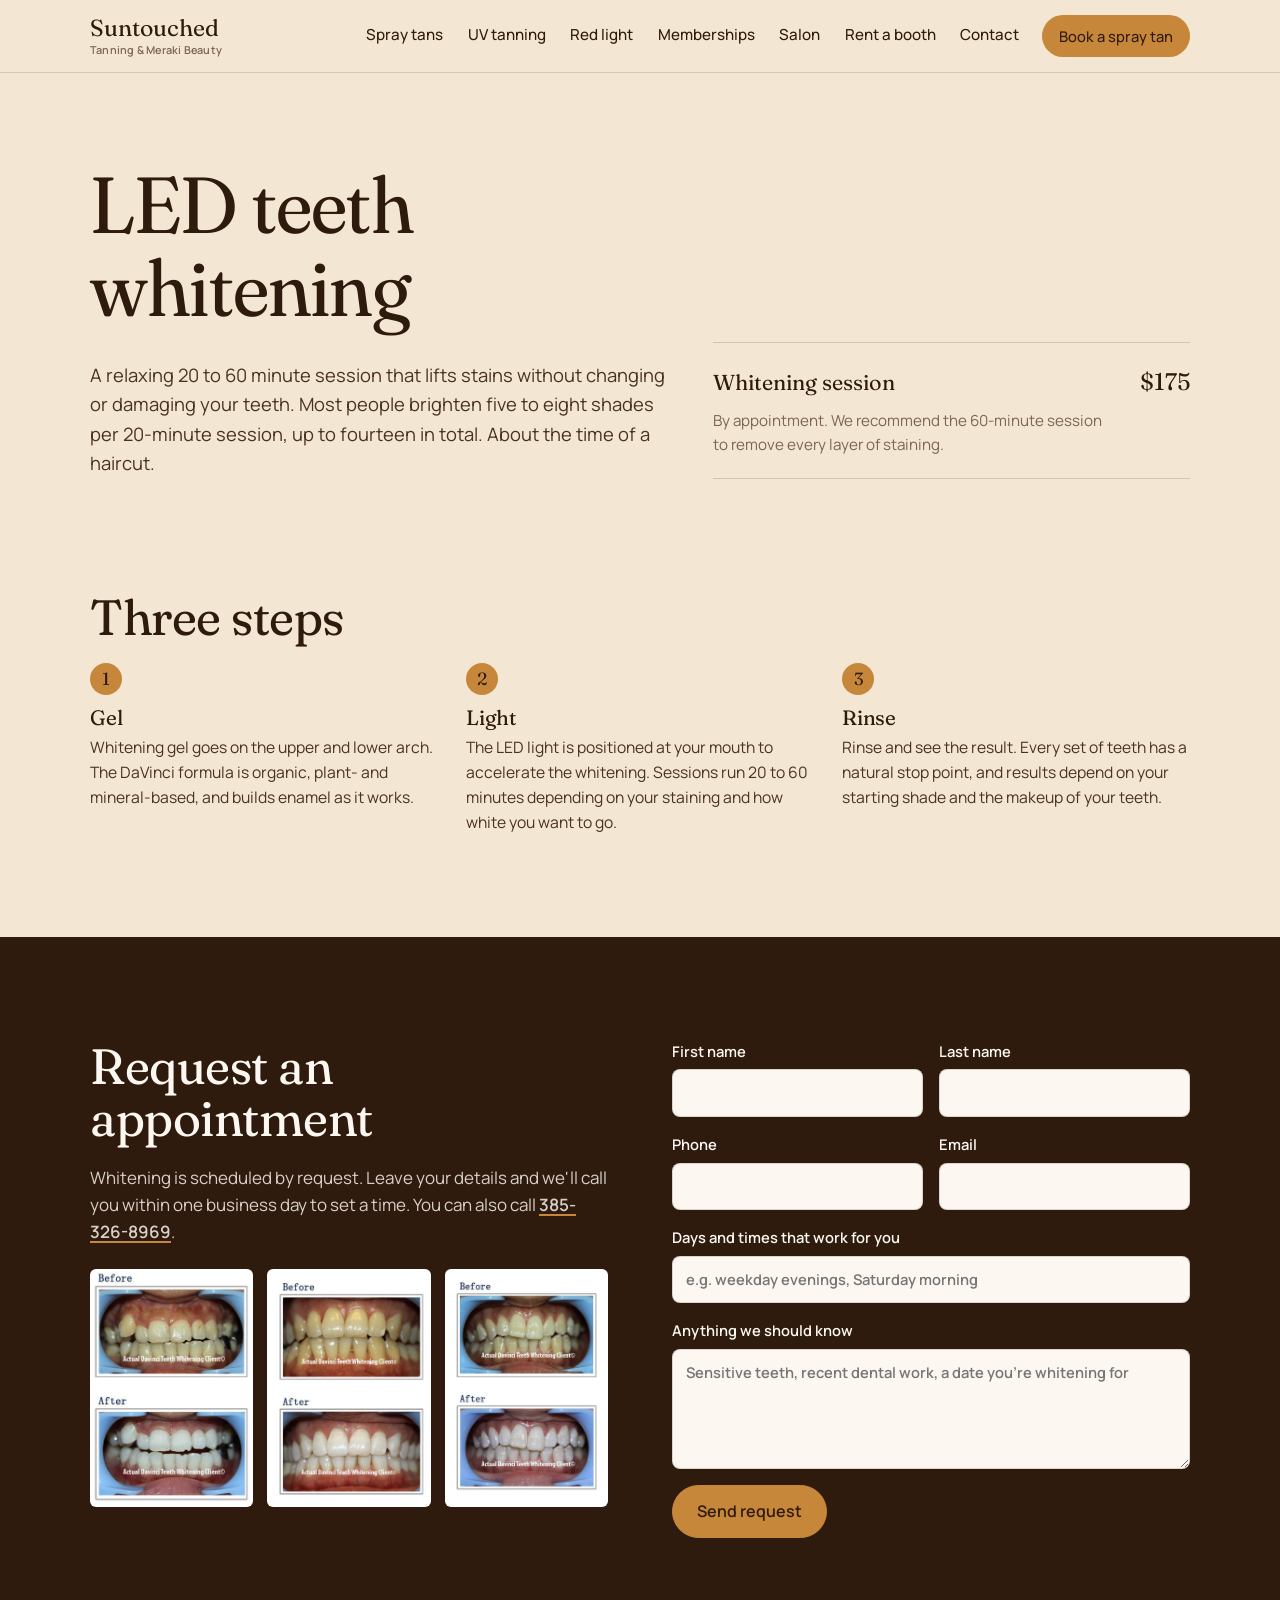
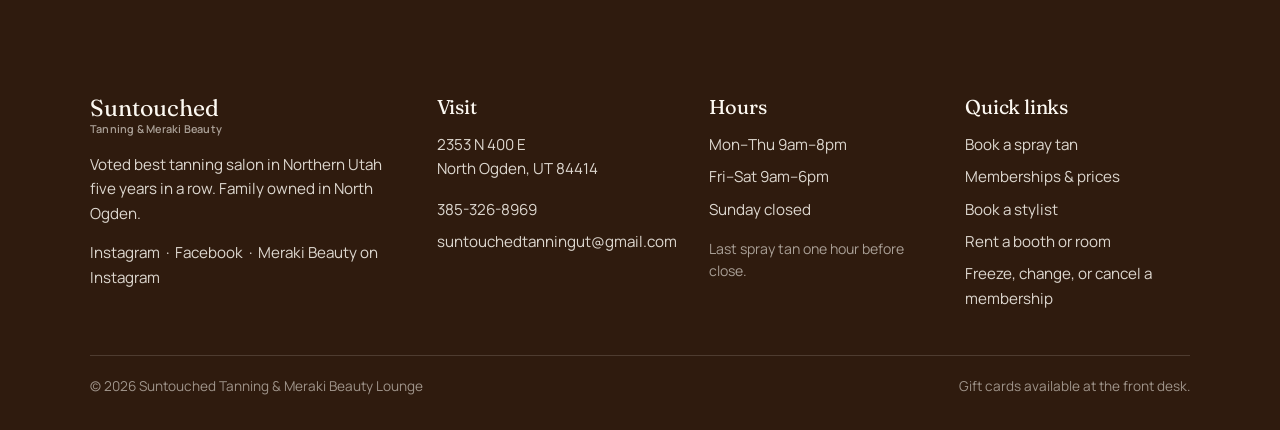
<file: teeth-whitening.html>
<!doctype html>
<html lang="en">
<head>
<meta charset="utf-8">
<meta name="viewport" content="width=device-width, initial-scale=1">
<title>LED teeth whitening | Suntouched Tanning & Meraki Beauty, North Ogden</title>
<meta name="description" content="LED teeth whitening in North Ogden, $175 by appointment. Up to fourteen shades brighter.">
<link rel="stylesheet" href="style.css">
</head>
<body>
<header class="site">
  <div class="wrap">
    <a class="brand" href="./">Suntouched<small>Tanning &amp; Meraki Beauty</small></a>
    <button class="menu-toggle" aria-expanded="false" aria-controls="nav" onclick="var n=document.getElementById('nav');n.classList.toggle('open');this.setAttribute('aria-expanded',n.classList.contains('open'))">Menu</button>
    <nav class="main" id="nav" aria-label="Main"><a href="spray-tans.html">Spray tans</a><a href="uv-tanning.html">UV tanning</a><a href="red-light.html">Red light</a><a href="memberships.html">Memberships</a><a href="salon.html">Salon</a><a href="rent-a-booth.html">Rent a booth</a><a href="contact.html">Contact</a><a class="btn amber" href="https://www.fresha.com/book-now/meraki-beauty-lounge-hi4yq9ui/services?lid=558943&eid=3165874&pId=522730" target="_blank" rel="noopener">Book a spray tan</a></nav>
  </div>
</header>
<main>

<section class="page-hero">
  <div class="wrap">
    <div>
      <h1>LED teeth whitening</h1>
      <p class="lede">A relaxing 20 to 60 minute session that lifts stains without changing or damaging your teeth. Most people brighten five to eight shades per 20-minute session, up to fourteen in total. About the time of a haircut.</p>
    </div>
    <ul class="menu">
      <li><span class="name">Whitening session</span><span class="price">$175</span><span class="desc">By appointment. We recommend the 60-minute session to remove every layer of staining.</span></li>
    </ul>
  </div>
</section>

<section class="tight">
  <div class="wrap">
    <h2>Three steps</h2>
    <ol class="steps">
      <li><h3>Gel</h3><p>Whitening gel goes on the upper and lower arch. The DaVinci formula is organic, plant- and mineral-based, and builds enamel as it works.</p></li>
      <li><h3>Light</h3><p>The LED light is positioned at your mouth to accelerate the whitening. Sessions run 20 to 60 minutes depending on your staining and how white you want to go.</p></li>
      <li><h3>Rinse</h3><p>Rinse and see the result. Every set of teeth has a natural stop point, and results depend on your starting shade and the makeup of your teeth.</p></li>
    </ol>
  </div>
</section>

<section class="dark">
  <div class="wrap split">
    <div>
      <h2>Request an appointment</h2>
      <p>Whitening is scheduled by request. Leave your details and we'll call you within one business day to set a time. You can also call <a class="textlink" href="tel:+13853268969">385-326-8969</a>.</p>
      <div class="gallery" style="grid-template-columns:repeat(3,1fr);margin-top:24px">
        <img src="assets/whitening-1.jpg" alt="Before and after, client one" style="aspect-ratio:350/509">
        <img src="assets/whitening-2.jpg" alt="Before and after, client two" style="aspect-ratio:350/509">
        <img src="assets/whitening-3.jpg" alt="Before and after, client three" style="aspect-ratio:350/509">
      </div>
    </div>
    <form class="f" id="whitening">
      <div class="hide-on-sent" style="display:contents">
      <div class="row">
        <label>First name<input name="first" required autocomplete="given-name"></label>
        <label>Last name<input name="last" required autocomplete="family-name"></label>
      </div>
      <div class="row">
        <label>Phone<input name="phone" type="tel" required autocomplete="tel"></label>
        <label>Email<input name="email" type="email" required autocomplete="email"></label>
      </div>
      <label>Days and times that work for you<input name="times" placeholder="e.g. weekday evenings, Saturday morning"></label>
      <label>Anything we should know<textarea name="note" placeholder="Sensitive teeth, recent dental work, a date you're whitening for"></textarea></label>
      <div><button class="btn amber" type="submit">Send request</button></div>
      </div>
      <div class="ok"><strong>Request sent.</strong> We'll call you within one business day to set your appointment.</div>
    </form>
  </div>
</section>
</main>
<footer class="site">
  <div class="wrap">
    <div class="cols">
      <div>
        <a class="brand" href="./">Suntouched<small>Tanning &amp; Meraki Beauty</small></a>
        <p style="margin-top:18px;max-width:34ch">Voted best tanning salon in Northern Utah five years in a row. Family owned in North Ogden.</p>
        <p><a href="https://www.instagram.com/suntouchedsalon/" target="_blank" rel="noopener">Instagram</a> &nbsp;·&nbsp; <a href="https://www.facebook.com/suntouchedtanningsalonandspa" target="_blank" rel="noopener">Facebook</a> &nbsp;·&nbsp; <a href="https://www.instagram.com/meraki.beauty.loungeut" target="_blank" rel="noopener">Meraki Beauty on Instagram</a></p>
      </div>
      <div>
        <h4>Visit</h4>
        <ul>
          <li><a href="https://www.google.com/maps/search/?api=1&query=2353+N+400+E+North+Ogden+UT+84414" target="_blank" rel="noopener">2353 N 400 E<br>North Ogden, UT 84414</a></li>
          <li style="margin-top:8px"><a href="tel:+13853268969">385-326-8969</a></li>
          <li><a href="mailto:suntouchedtanningut@gmail.com">suntouchedtanningut@gmail.com</a></li>
        </ul>
      </div>
      <div>
        <h4>Hours</h4>
        <ul>
          <li>Mon–Thu 9am–8pm</li>
          <li>Fri–Sat 9am–6pm</li>
          <li>Sunday closed</li>
          <li style="margin-top:8px;color:rgba(252,248,241,.6);font-size:.88rem">Last spray tan one hour before close.</li>
        </ul>
      </div>
      <div>
        <h4>Quick links</h4>
        <ul>
          <li><a href="https://www.fresha.com/book-now/meraki-beauty-lounge-hi4yq9ui/services?lid=558943&eid=3165874&pId=522730" target="_blank" rel="noopener">Book a spray tan</a></li>
          <li><a href="memberships.html">Memberships &amp; prices</a></li>
          <li><a href="salon.html">Book a stylist</a></li>
          <li><a href="rent-a-booth.html">Rent a booth or room</a></li>
          <li><a href="membership-changes.html">Freeze, change, or cancel a membership</a></li>
        </ul>
      </div>
    </div>
    <div class="fine">
      <span>© 2026 Suntouched Tanning &amp; Meraki Beauty Lounge</span>
      <span>Gift cards available at the front desk.</span>
    </div>
  </div>
</footer>
<script>
document.querySelectorAll('form.f').forEach(function(f){
  f.addEventListener('submit',function(e){e.preventDefault();f.classList.add('sent');f.querySelector('.ok').scrollIntoView({behavior:'smooth',block:'center'});});
});
</script>
</body>
</html>
</file>
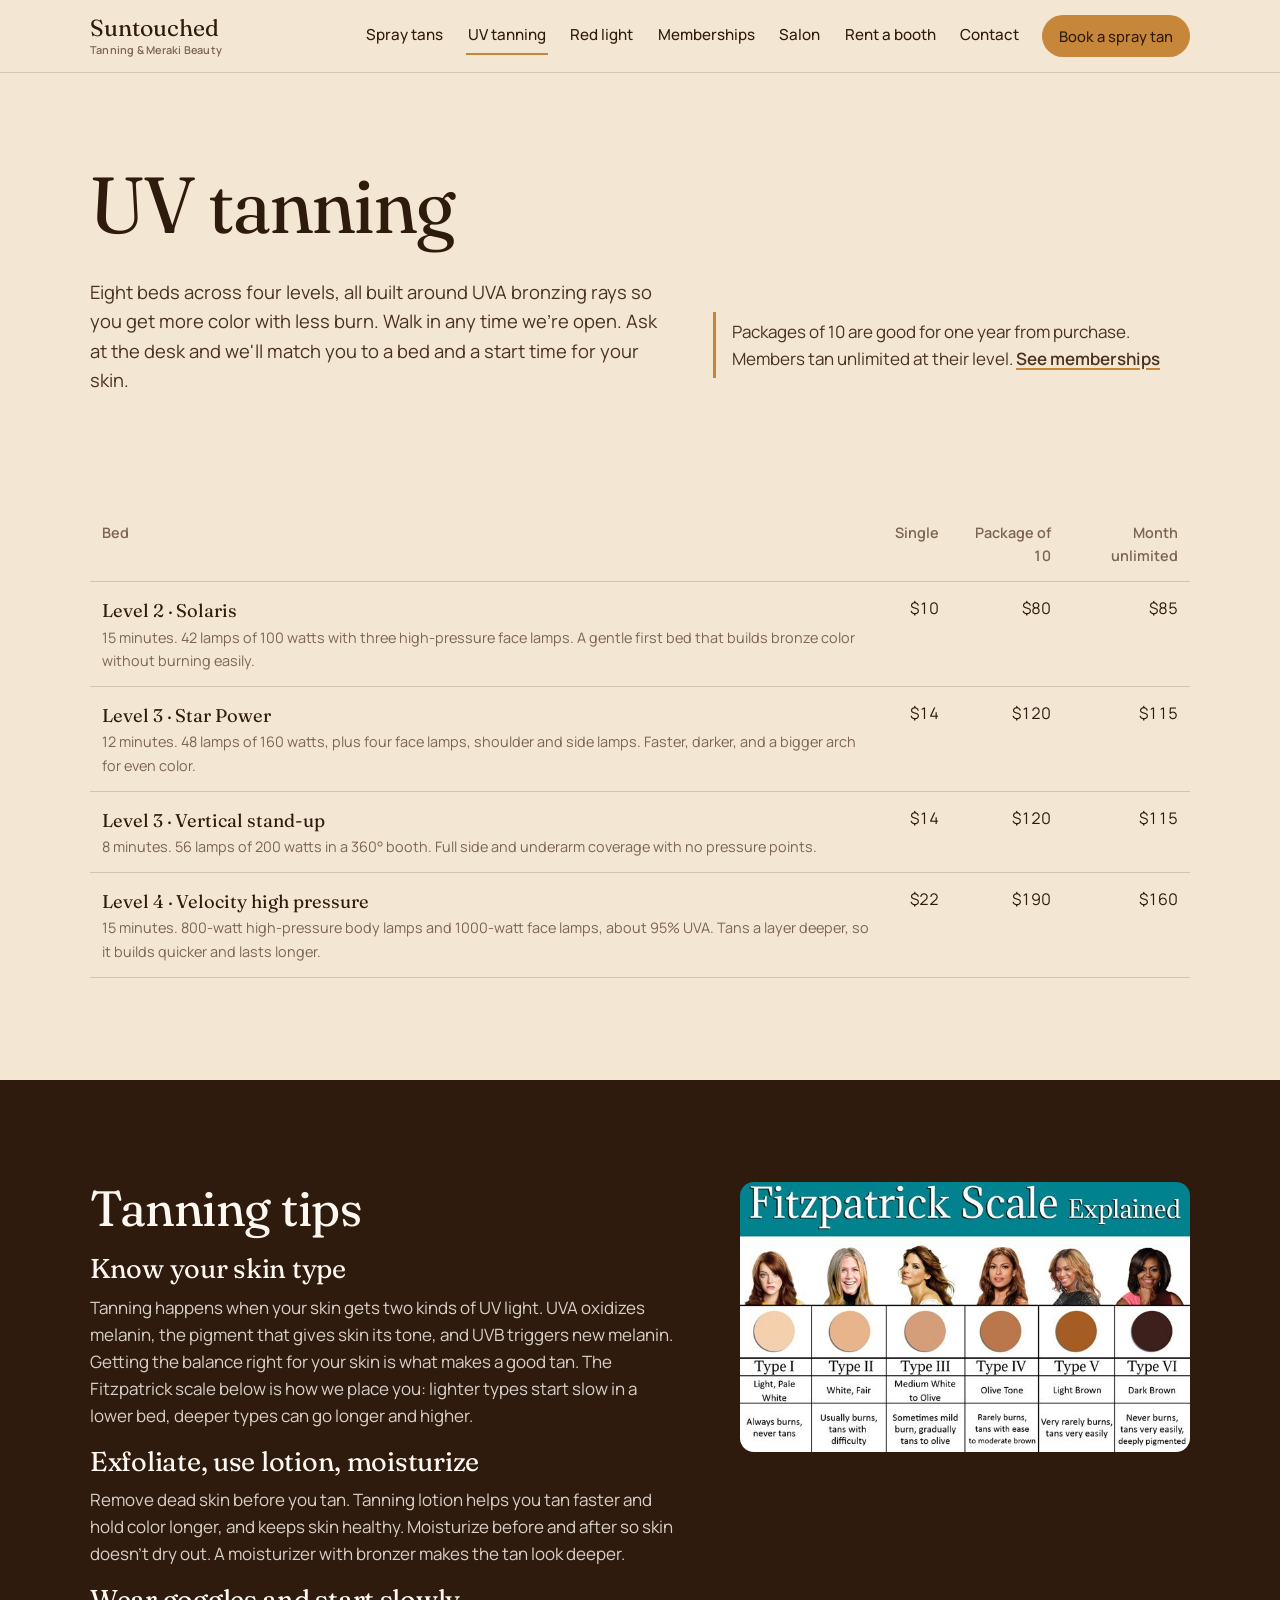
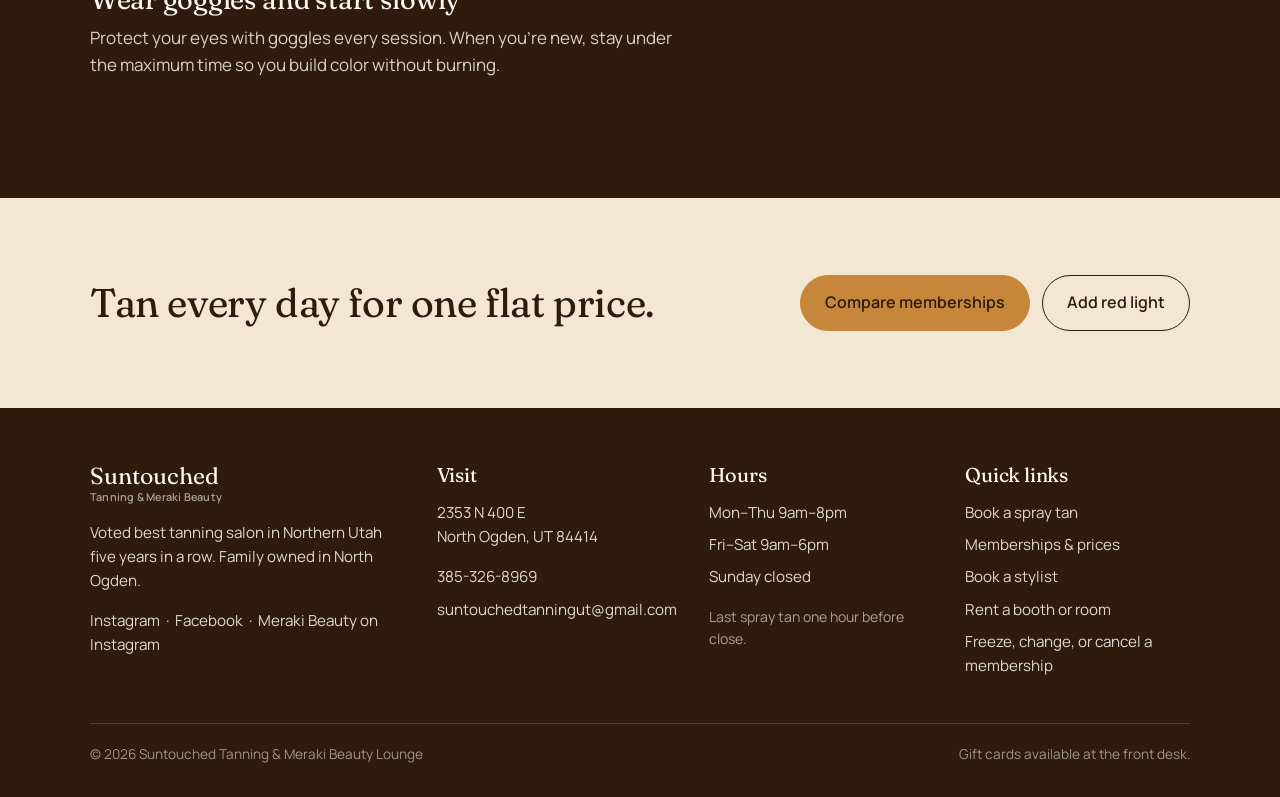
<file: uv-tanning.html>
<!doctype html>
<html lang="en">
<head>
<meta charset="utf-8">
<meta name="viewport" content="width=device-width, initial-scale=1">
<title>UV tanning beds & prices | Suntouched Tanning & Meraki Beauty, North Ogden</title>
<meta name="description" content="Four levels of UV tanning beds from $10 a session. Singles, 10-packs, and month unlimited. Tanning tips for first-timers.">
<link rel="stylesheet" href="style.css">
</head>
<body>
<header class="site">
  <div class="wrap">
    <a class="brand" href="./">Suntouched<small>Tanning &amp; Meraki Beauty</small></a>
    <button class="menu-toggle" aria-expanded="false" aria-controls="nav" onclick="var n=document.getElementById('nav');n.classList.toggle('open');this.setAttribute('aria-expanded',n.classList.contains('open'))">Menu</button>
    <nav class="main" id="nav" aria-label="Main"><a href="spray-tans.html">Spray tans</a><a href="uv-tanning.html" aria-current="page">UV tanning</a><a href="red-light.html">Red light</a><a href="memberships.html">Memberships</a><a href="salon.html">Salon</a><a href="rent-a-booth.html">Rent a booth</a><a href="contact.html">Contact</a><a class="btn amber" href="https://www.fresha.com/book-now/meraki-beauty-lounge-hi4yq9ui/services?lid=558943&eid=3165874&pId=522730" target="_blank" rel="noopener">Book a spray tan</a></nav>
  </div>
</header>
<main>

<section class="page-hero">
  <div class="wrap">
    <div>
      <h1>UV tanning</h1>
      <p class="lede">Eight beds across four levels, all built around UVA bronzing rays so you get more color with less burn. Walk in any time we're open. Ask at the desk and we'll match you to a bed and a start time for your skin.</p>
    </div>
    <p class="note">Packages of 10 are good for one year from purchase. Members tan unlimited at their level. <a class="textlink" href="memberships.html">See memberships</a></p>
  </div>
</section>

<section class="tight">
  <div class="wrap tablewrap">
    <table class="prices">
      <thead><tr><th>Bed</th><th>Single</th><th>Package of 10</th><th>Month unlimited</th></tr></thead>
      <tbody>
        <tr><td>Level 2 · Solaris<span class="sub">15 minutes. 42 lamps of 100 watts with three high-pressure face lamps. A gentle first bed that builds bronze color without burning easily.</span></td><td>$10</td><td>$80</td><td>$85</td></tr>
        <tr><td>Level 3 · Star Power<span class="sub">12 minutes. 48 lamps of 160 watts, plus four face lamps, shoulder and side lamps. Faster, darker, and a bigger arch for even color.</span></td><td>$14</td><td>$120</td><td>$115</td></tr>
        <tr><td>Level 3 · Vertical stand-up<span class="sub">8 minutes. 56 lamps of 200 watts in a 360° booth. Full side and underarm coverage with no pressure points.</span></td><td>$14</td><td>$120</td><td>$115</td></tr>
        <tr><td>Level 4 · Velocity high pressure<span class="sub">15 minutes. 800-watt high-pressure body lamps and 1000-watt face lamps, about 95% UVA. Tans a layer deeper, so it builds quicker and lasts longer.</span></td><td>$22</td><td>$190</td><td>$160</td></tr>
      </tbody>
    </table>
  </div>
</section>

<section class="dark">
  <div class="wrap split wide-left">
    <div>
      <h2>Tanning tips</h2>
      <h3>Know your skin type</h3>
      <p>Tanning happens when your skin gets two kinds of UV light. UVA oxidizes melanin, the pigment that gives skin its tone, and UVB triggers new melanin. Getting the balance right for your skin is what makes a good tan. The Fitzpatrick scale below is how we place you: lighter types start slow in a lower bed, deeper types can go longer and higher.</p>
      <h3>Exfoliate, use lotion, moisturize</h3>
      <p>Remove dead skin before you tan. Tanning lotion helps you tan faster and hold color longer, and keeps skin healthy. Moisturize before and after so skin doesn't dry out. A moisturizer with bronzer makes the tan look deeper.</p>
      <h3>Wear goggles and start slowly</h3>
      <p>Protect your eyes with goggles every session. When you're new, stay under the maximum time so you build color without burning.</p>
    </div>
    <div class="photo"><img src="assets/fitzpatrick.jpg" alt="The Fitzpatrick skin type scale, types I through VI"></div>
  </div>
</section>

<section class="cta-band">
  <div class="wrap">
    <h2>Tan every day for one flat price.</h2>
    <div style="display:flex;gap:12px;flex-wrap:wrap"><a class="btn amber" href="memberships.html">Compare memberships</a><a class="btn ghost" href="red-light.html">Add red light</a></div>
  </div>
</section>
</main>
<footer class="site">
  <div class="wrap">
    <div class="cols">
      <div>
        <a class="brand" href="./">Suntouched<small>Tanning &amp; Meraki Beauty</small></a>
        <p style="margin-top:18px;max-width:34ch">Voted best tanning salon in Northern Utah five years in a row. Family owned in North Ogden.</p>
        <p><a href="https://www.instagram.com/suntouchedsalon/" target="_blank" rel="noopener">Instagram</a> &nbsp;·&nbsp; <a href="https://www.facebook.com/suntouchedtanningsalonandspa" target="_blank" rel="noopener">Facebook</a> &nbsp;·&nbsp; <a href="https://www.instagram.com/meraki.beauty.loungeut" target="_blank" rel="noopener">Meraki Beauty on Instagram</a></p>
      </div>
      <div>
        <h4>Visit</h4>
        <ul>
          <li><a href="https://www.google.com/maps/search/?api=1&query=2353+N+400+E+North+Ogden+UT+84414" target="_blank" rel="noopener">2353 N 400 E<br>North Ogden, UT 84414</a></li>
          <li style="margin-top:8px"><a href="tel:+13853268969">385-326-8969</a></li>
          <li><a href="mailto:suntouchedtanningut@gmail.com">suntouchedtanningut@gmail.com</a></li>
        </ul>
      </div>
      <div>
        <h4>Hours</h4>
        <ul>
          <li>Mon–Thu 9am–8pm</li>
          <li>Fri–Sat 9am–6pm</li>
          <li>Sunday closed</li>
          <li style="margin-top:8px;color:rgba(252,248,241,.6);font-size:.88rem">Last spray tan one hour before close.</li>
        </ul>
      </div>
      <div>
        <h4>Quick links</h4>
        <ul>
          <li><a href="https://www.fresha.com/book-now/meraki-beauty-lounge-hi4yq9ui/services?lid=558943&eid=3165874&pId=522730" target="_blank" rel="noopener">Book a spray tan</a></li>
          <li><a href="memberships.html">Memberships &amp; prices</a></li>
          <li><a href="salon.html">Book a stylist</a></li>
          <li><a href="rent-a-booth.html">Rent a booth or room</a></li>
          <li><a href="membership-changes.html">Freeze, change, or cancel a membership</a></li>
        </ul>
      </div>
    </div>
    <div class="fine">
      <span>© 2026 Suntouched Tanning &amp; Meraki Beauty Lounge</span>
      <span>Gift cards available at the front desk.</span>
    </div>
  </div>
</footer>
<script>
document.querySelectorAll('form.f').forEach(function(f){
  f.addEventListener('submit',function(e){e.preventDefault();f.classList.add('sent');f.querySelector('.ok').scrollIntoView({behavior:'smooth',block:'center'});});
});
</script>
</body>
</html>
</file>
<file: style.css>
/* Suntouched Tanning & Meraki Beauty — site stylesheet (redesign v1, 2026-09-17) */
@import url('https://fonts.googleapis.com/css2?family=Fraunces:ital,opsz,wght,SOFT@0,9..144,300..700,50;1,9..144,300..700,50&family=Manrope:wght@400;500;600;700&display=swap');

:root{
  --sand:#F3E6D2;
  --sand-deep:#E9D7BC;
  --paper:#FCF8F1;
  --bronze:#2F1B0E;
  --bronze-soft:#4A3222;
  --muted:#7C6553;
  --amber:#C7873A;
  --amber-deep:#9E6520;
  --glow:#F0A57C;
  --rose:#E9B6A3;
  --line:rgba(47,27,14,.16);
  --display:'Fraunces', Georgia, 'Times New Roman', serif;
  --body:'Manrope', 'Segoe UI', system-ui, sans-serif;
  --max:1180px;
}
*{box-sizing:border-box}
html{scroll-behavior:smooth}
body{margin:0;background:var(--sand);color:var(--bronze);font-family:var(--body);font-size:17px;line-height:1.6;-webkit-font-smoothing:antialiased}
img{max-width:100%;display:block}
a{color:inherit}
h1,h2,h3,h4{font-family:var(--display);font-weight:400;line-height:1.05;margin:0 0 .4em;letter-spacing:-.01em;font-variation-settings:'SOFT' 50}
h1{font-size:clamp(2.6rem,6.2vw,5rem)}
h2{font-size:clamp(2rem,4vw,3.1rem)}
h3{font-size:clamp(1.35rem,2.2vw,1.7rem)}
p{margin:0 0 1em;max-width:62ch}
.lede{font-size:1.15rem;color:var(--bronze-soft);max-width:54ch}
.wrap{max-width:var(--max);margin:0 auto;padding:0 clamp(18px,4vw,40px)}
section{padding:clamp(56px,8vw,110px) 0}
.tight{padding-top:clamp(36px,5vw,64px)}
:focus-visible{outline:3px solid var(--amber);outline-offset:3px;border-radius:2px}

/* buttons */
.btn{display:inline-flex;align-items:center;gap:.5em;font-family:var(--body);font-weight:600;font-size:1rem;padding:.9em 1.5em;border-radius:999px;border:1.5px solid var(--bronze);background:var(--bronze);color:var(--paper);text-decoration:none;cursor:pointer;transition:background .15s,color .15s,transform .15s}
.btn:hover{background:var(--amber);border-color:var(--amber);color:var(--bronze)}
.btn.amber{background:var(--amber);border-color:var(--amber);color:var(--bronze)}
.btn.amber:hover{background:var(--bronze);border-color:var(--bronze);color:var(--paper)}
.btn.ghost{background:transparent;color:var(--bronze)}
.btn.ghost:hover{background:var(--bronze);color:var(--paper)}
.dark .btn.ghost{color:var(--paper);border-color:rgba(255,255,255,.5)}
.dark .btn.ghost:hover{background:var(--paper);color:var(--bronze);border-color:var(--paper)}
.textlink{font-weight:600;text-decoration:underline;text-underline-offset:.2em;text-decoration-thickness:1.5px;text-decoration-color:var(--amber)}
.textlink:hover{color:var(--amber-deep)}

/* header */
header.site{position:sticky;top:0;z-index:20;background:rgba(243,230,210,.92);backdrop-filter:blur(8px);border-bottom:1px solid var(--line)}
header.site .wrap{display:flex;align-items:center;justify-content:space-between;gap:16px;height:72px}
.brand{font-family:var(--display);font-size:1.45rem;text-decoration:none;line-height:1;display:flex;flex-direction:column}
.brand small{font-family:var(--body);font-size:.68rem;font-weight:600;color:var(--muted);letter-spacing:.02em;margin-top:5px}
nav.main{display:flex;gap:clamp(10px,1.6vw,24px);align-items:center}
nav.main a{text-decoration:none;font-weight:500;font-size:.95rem;padding:6px 2px;border-bottom:2px solid transparent}
nav.main a:hover,nav.main a[aria-current]{border-bottom-color:var(--amber)}
nav.main .btn{padding:.6em 1.1em;font-size:.92rem;border-bottom:none}
.menu-toggle{display:none;background:none;border:1.5px solid var(--bronze);border-radius:999px;padding:.5em .9em;font:inherit;font-weight:600;color:var(--bronze);cursor:pointer}
@media (max-width:960px){
  nav.main{display:none;position:absolute;top:72px;left:0;right:0;background:var(--sand);flex-direction:column;align-items:stretch;padding:12px 24px 24px;border-bottom:1px solid var(--line)}
  nav.main.open{display:flex}
  nav.main a{padding:12px 0;border-bottom:1px solid var(--line);font-size:1.1rem}
  nav.main .btn{margin-top:12px;justify-content:center}
  .menu-toggle{display:inline-block}
}

/* hero with sun */
.hero{position:relative;overflow:hidden;padding:clamp(64px,9vw,130px) 0 clamp(56px,8vw,110px)}
.hero .wrap{display:grid;grid-template-columns:1.15fr .85fr;gap:40px;align-items:center}
.hero h1{margin-bottom:.35em}
.hero .actions{display:flex;gap:12px;flex-wrap:wrap;margin-top:1.6rem}
.sun{position:relative;aspect-ratio:1;width:min(100%,520px);margin-left:auto;border-radius:50%;
  background:radial-gradient(circle at 42% 38%,#FFE1A6 0%,#F5B45C 30%,var(--amber) 58%,var(--glow) 82%,var(--rose) 100%);
  box-shadow:0 0 0 18px rgba(240,165,124,.18),0 0 0 44px rgba(240,165,124,.09),0 40px 90px -30px rgba(158,101,32,.55);
  animation:rise 1.4s cubic-bezier(.2,.7,.2,1) both}
.sun::after{content:"";position:absolute;left:-12%;right:-12%;bottom:18%;height:1.5px;background:linear-gradient(90deg,transparent,rgba(47,27,14,.35),transparent)}
@keyframes rise{from{transform:translateY(60px);opacity:.4}to{transform:none;opacity:1}}
@media (prefers-reduced-motion:reduce){.sun{animation:none}}
@media (max-width:820px){.hero .wrap{grid-template-columns:1fr}.sun{width:min(70vw,320px);margin:0 auto;order:-1}}
.award{display:inline-flex;align-items:center;gap:12px;margin-top:2rem;color:var(--muted);font-size:.95rem}
.award img{width:64px;height:auto;border-radius:6px}

/* page hero (interior) */
.page-hero{padding:clamp(48px,7vw,96px) 0 clamp(28px,4vw,48px)}
.page-hero .wrap{display:grid;grid-template-columns:1.1fr .9fr;gap:40px;align-items:end}
.page-hero p.lede{margin-bottom:0}
@media (max-width:820px){.page-hero .wrap{grid-template-columns:1fr}}

/* menu-style price lists (salon menu board, not cards) */
.menu{list-style:none;margin:0;padding:0;border-top:1px solid var(--line)}
.menu li{display:grid;grid-template-columns:1fr auto;gap:8px 28px;padding:20px 0;border-bottom:1px solid var(--line);align-items:baseline}
.menu .name{font-family:var(--display);font-size:1.35rem}
.menu .desc{grid-column:1;color:var(--muted);font-size:.95rem;max-width:60ch}
.menu .price{font-family:var(--display);font-size:1.5rem;white-space:nowrap}
.menu .price small{font-family:var(--body);font-size:.8rem;color:var(--muted);margin-left:.35em}
.menu.compact li{padding:12px 0}
.menu.compact .name{font-size:1.1rem}
.menu.compact .price{font-size:1.2rem}

/* price tables */
table.prices{width:100%;border-collapse:collapse;font-size:1rem}
table.prices th,table.prices td{text-align:left;padding:14px 12px;border-bottom:1px solid var(--line);vertical-align:top}
table.prices th{font-weight:600;color:var(--muted);font-size:.9rem}
table.prices td:not(:first-child),table.prices th:not(:first-child){text-align:right;font-variant-numeric:tabular-nums}
table.prices td:first-child{font-family:var(--display);font-size:1.15rem}
table.prices td .sub{display:block;font-family:var(--body);font-size:.9rem;color:var(--muted)}
.tablewrap{overflow-x:auto}

/* two-column split */
.split{display:grid;grid-template-columns:1fr 1fr;gap:clamp(28px,5vw,72px);align-items:start}
.split.wide-left{grid-template-columns:1.3fr 1fr}
.split.wide-right{grid-template-columns:1fr 1.3fr}
@media (max-width:820px){.split,.split.wide-left,.split.wide-right{grid-template-columns:1fr}}
.sticky{position:sticky;top:96px}

/* offer rows (home: three ways to glow) */
.offers{list-style:none;margin:0;padding:0;border-top:1px solid var(--line)}
.offers li{display:grid;grid-template-columns:minmax(0,1.1fr) minmax(0,1.6fr) auto;gap:16px 40px;padding:clamp(24px,3vw,40px) 0;border-bottom:1px solid var(--line);align-items:center}
.offers h3{margin:0;font-size:clamp(1.6rem,3vw,2.3rem)}
.offers p{margin:0;color:var(--bronze-soft)}
.offers .from{font-family:var(--display);font-size:1.15rem;white-space:nowrap}
.offers .from span{display:block;font-family:var(--body);font-size:.8rem;color:var(--muted)}
@media (max-width:820px){.offers li{grid-template-columns:1fr}}

/* people */
.people{display:grid;grid-template-columns:repeat(auto-fill,minmax(170px,1fr));gap:28px 22px;list-style:none;padding:0;margin:0}
.people img{aspect-ratio:1;object-fit:cover;border-radius:50%;width:100%;filter:saturate(.92)}
.people .noface{aspect-ratio:1;width:100%;border-radius:50%;background:var(--sand-deep);color:var(--amber-deep);font-family:var(--display);font-size:3rem;display:grid;place-items:center}
.people .n{font-family:var(--display);font-size:1.3rem;margin:14px 0 2px}
.people .r{color:var(--muted);font-size:.92rem;line-height:1.4}
.people a.book{display:inline-block;margin-top:8px;font-weight:600;font-size:.92rem;text-decoration:underline;text-underline-offset:.2em;text-decoration-color:var(--amber)}
.people .owner{font-size:.8rem;color:var(--amber-deep);font-weight:600;margin-top:8px;display:inline-block}

/* gallery */
.gallery{display:grid;grid-template-columns:repeat(3,1fr);gap:14px}
.gallery img{aspect-ratio:4/5;object-fit:cover;border-radius:6px}
@media (max-width:640px){.gallery{grid-template-columns:repeat(3,1fr);gap:8px}}

/* dark band */
.dark{background:var(--bronze);color:var(--paper)}
.dark h2,.dark h3{color:var(--paper)}
.dark p{color:rgba(252,248,241,.82)}
.dark .muted,.dark .lede{color:rgba(252,248,241,.7)}
.dark .menu li,.dark .menu{border-color:rgba(252,248,241,.18)}
.dark .menu .desc,.dark .menu .price small{color:rgba(252,248,241,.65)}

/* paper panel */
.panel{background:var(--paper);border-radius:14px;padding:clamp(22px,3vw,36px)}
.note{border-left:3px solid var(--amber);padding:6px 0 6px 16px;color:var(--bronze-soft);max-width:60ch}
.muted{color:var(--muted)}

/* steps (only for actual sequences) */
.steps{counter-reset:s;list-style:none;padding:0;margin:0;display:grid;grid-template-columns:repeat(3,1fr);gap:28px}
.steps li{counter-increment:s;position:relative;padding-top:44px}
.steps li::before{content:counter(s);position:absolute;top:0;left:0;width:32px;height:32px;border-radius:50%;background:var(--amber);color:var(--bronze);font-family:var(--display);font-size:1.1rem;display:grid;place-items:center}
.steps h3{font-size:1.3rem;margin-bottom:.3em}
.steps p{margin:0;color:var(--bronze-soft);font-size:.98rem}
@media (max-width:720px){.steps{grid-template-columns:1fr}}

/* plain lists */
.checks{list-style:none;padding:0;margin:0 0 1.2em}
.checks li{padding:8px 0 8px 26px;position:relative;border-bottom:1px solid var(--line)}
.checks li::before{content:"";position:absolute;left:2px;top:17px;width:9px;height:9px;border-radius:50%;background:var(--amber)}
.two-col{columns:2;column-gap:40px}
@media (max-width:720px){.two-col{columns:1}}

/* hours */
.hours{list-style:none;padding:0;margin:0;font-variant-numeric:tabular-nums}
.hours li{display:flex;justify-content:space-between;gap:20px;padding:8px 0;border-bottom:1px solid var(--line)}
.hours li span:last-child{white-space:nowrap}
.contact-block{font-style:normal;line-height:1.7}
.contact-block a{text-decoration:none;font-weight:600}
.contact-block a:hover{text-decoration:underline;text-decoration-color:var(--amber)}
.photo{border-radius:14px;overflow:hidden}
.photo img{width:100%;height:100%;object-fit:cover}

/* forms */
form.f{display:grid;gap:16px;max-width:640px}
form.f .row{display:grid;grid-template-columns:1fr 1fr;gap:16px}
@media (max-width:560px){form.f .row{grid-template-columns:1fr}}
form.f label{display:grid;gap:6px;font-weight:600;font-size:.92rem}
form.f input,form.f select,form.f textarea{font:inherit;padding:.75em .9em;border:1.5px solid var(--line);border-radius:8px;background:var(--paper);color:var(--bronze);width:100%}
form.f input:focus,form.f select:focus,form.f textarea:focus{border-color:var(--amber);outline:none;box-shadow:0 0 0 3px rgba(199,135,58,.25)}
form.f textarea{min-height:120px;resize:vertical}
form.f .check{display:flex;gap:10px;align-items:flex-start;font-weight:400;font-size:.95rem}
form.f .check input{width:auto;margin-top:5px}
form.f .ok{display:none;background:var(--paper);border-left:3px solid var(--amber);padding:14px 18px;border-radius:0 8px 8px 0}
form.f.sent .ok{display:block}
form.f.sent .hide-on-sent{display:none}

/* options (membership changes) */
.options{display:grid;grid-template-columns:repeat(3,1fr);gap:20px}
.options .panel h3{margin-bottom:.4em}
.options .panel p{font-size:.98rem;color:var(--bronze-soft)}
@media (max-width:820px){.options{grid-template-columns:1fr}}

/* footer */
footer.site{background:var(--bronze);color:rgba(252,248,241,.85);padding:56px 0 32px;font-size:.95rem}
footer.site .cols{display:grid;grid-template-columns:1.4fr 1fr 1fr 1fr;gap:32px}
footer.site h4{color:var(--paper);font-size:1.25rem;margin-bottom:.6em}
footer.site a{color:inherit;text-decoration:none}
footer.site a:hover{color:var(--glow)}
footer.site ul{list-style:none;padding:0;margin:0}
footer.site li{padding:4px 0}
footer.site .fine{margin-top:40px;padding-top:20px;border-top:1px solid rgba(252,248,241,.15);display:flex;justify-content:space-between;flex-wrap:wrap;gap:12px;color:rgba(252,248,241,.55);font-size:.85rem}
footer.site .brand{color:var(--paper)}
footer.site .brand small{color:rgba(252,248,241,.6)}
@media (max-width:820px){footer.site .cols{grid-template-columns:1fr 1fr}}
@media (max-width:520px){footer.site .cols{grid-template-columns:1fr}}

.eyebrow-free h2 + p.lede{margin-top:-.2em}
.cta-band{padding:clamp(48px,6vw,80px) 0}
.cta-band .wrap{display:flex;justify-content:space-between;align-items:center;gap:28px;flex-wrap:wrap}
.cta-band h2{margin:0;font-size:clamp(1.7rem,3.2vw,2.5rem);max-width:22ch}
</file>
